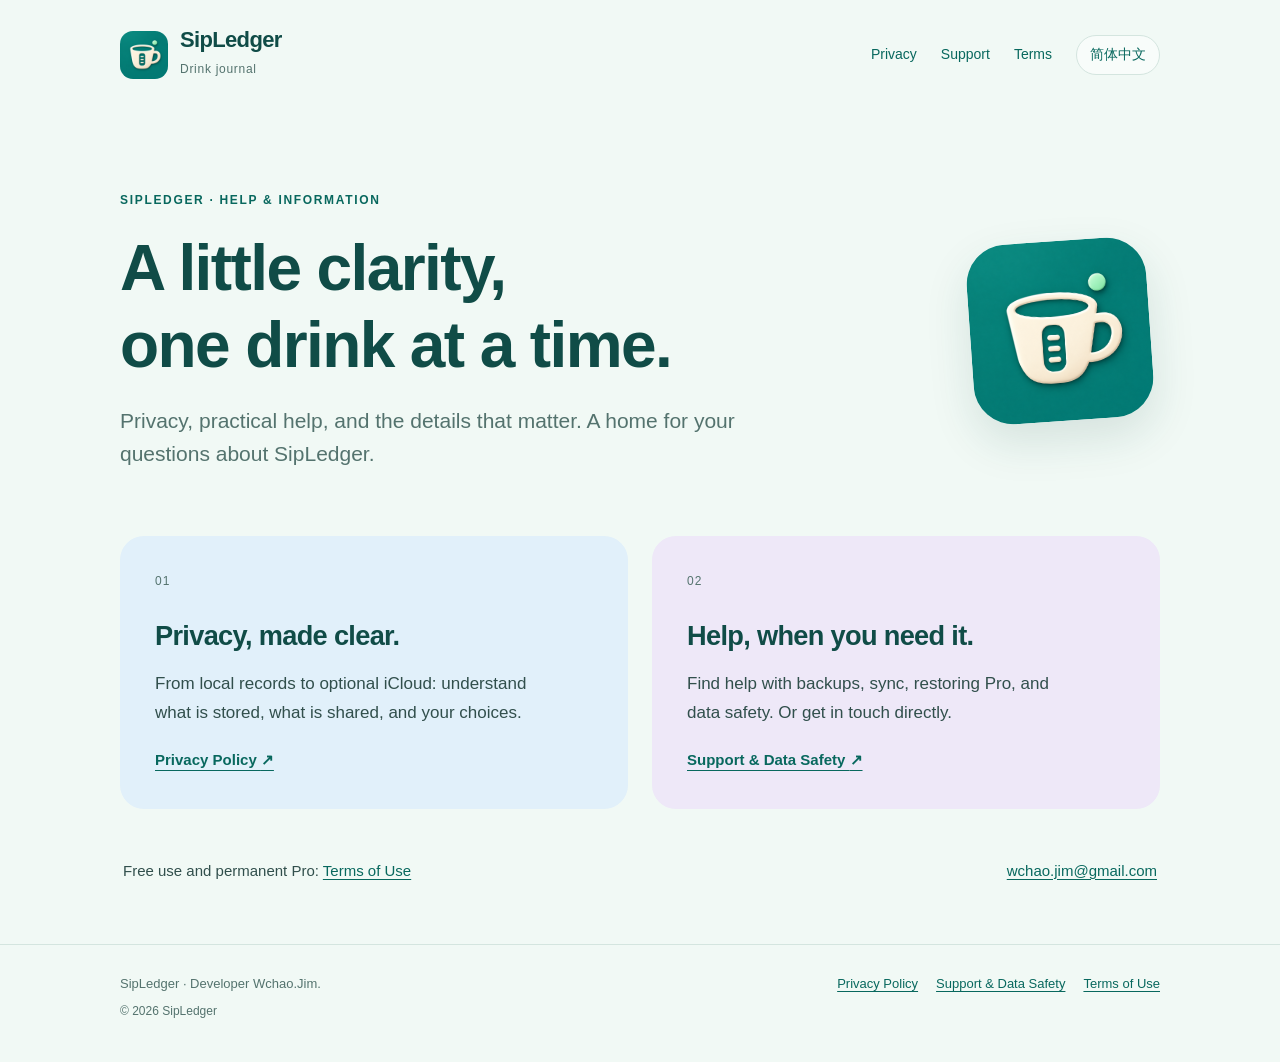
<file: index.html>
<!doctype html>
<html lang="en"><head><meta charset="utf-8"><meta name="viewport" content="width=device-width, initial-scale=1"><meta name="description" content="Privacy, practical help, and the details that matter. A home for your questions about SipLedger."><meta name="theme-color" content="#f1f9f5"><meta name="referrer" content="strict-origin-when-cross-origin"><meta http-equiv="Content-Security-Policy" content="default-src 'none'; img-src 'self'; style-src 'self'; base-uri 'none'; form-action 'none'"><title>SipLedger · Privacy & Support</title><link rel="icon" type="image/png" href="./assets/app-icon.png"><link rel="stylesheet" href="./assets/site.css"><link rel="alternate" hreflang="en" href="./"><link rel="alternate" hreflang="zh-Hans" href="./zh/"></head><body id="top"><a class="skip" href="#main">Skip to content</a><header class="site-header"><div class="wrap header-inner"><a class="brand" href="./" aria-label="SipLedger help home"><img src="./assets/app-icon.png" alt="" width="48" height="48"><span><span class="brand-name">SipLedger</span><span class="brand-caption">Drink journal</span></span></a><nav class="nav" aria-label="Main navigation"><a href="./privacy/">Privacy</a><a href="./support/">Support</a><a href="./terms/">Terms</a><a class="lang" href="./zh/" lang="zh-Hans" hreflang="zh-Hans">简体中文</a></nav></div></header><main id="main" class="wrap"><div class="home-hero"><div><p class="eyebrow">SipLedger · Help & information</p><h1>A little clarity,<br>one drink at a time.</h1><p class="lead">Privacy, practical help, and the details that matter. A home for your questions about SipLedger.</p></div><img class="hero-icon" src="./assets/app-icon.png" alt="" width="180" height="180"></div><div class="home-links"><a class="feature-link" href="./privacy/"><span class="number">01</span><h2>Privacy, made clear.</h2><p>From local records to optional iCloud: understand what is stored, what is shared, and your choices.</p><span class="go">Privacy Policy <span aria-hidden="true">↗</span></span></a><a class="feature-link" href="./support/"><span class="number">02</span><h2>Help, when you need it.</h2><p>Find help with backups, sync, restoring Pro, and data safety. Or get in touch directly.</p><span class="go">Support & Data Safety <span aria-hidden="true">↗</span></span></a></div><div class="home-bottom"><p>Free use and permanent Pro: <a href="./terms/">Terms of Use</a></p><p><a href="mailto:wchao.jim@gmail.com">wchao.jim@gmail.com</a></p></div></main><footer class="site-footer"><div class="wrap footer-inner"><div><p>SipLedger · Developer Wchao.Jim.</p><p class="copyright">© 2026 SipLedger</p></div><nav class="footer-links" aria-label="Footer navigation"><a href="./privacy/">Privacy Policy</a><a href="./support/">Support & Data Safety</a><a href="./terms/">Terms of Use</a></nav></div></footer></body></html>
</file>
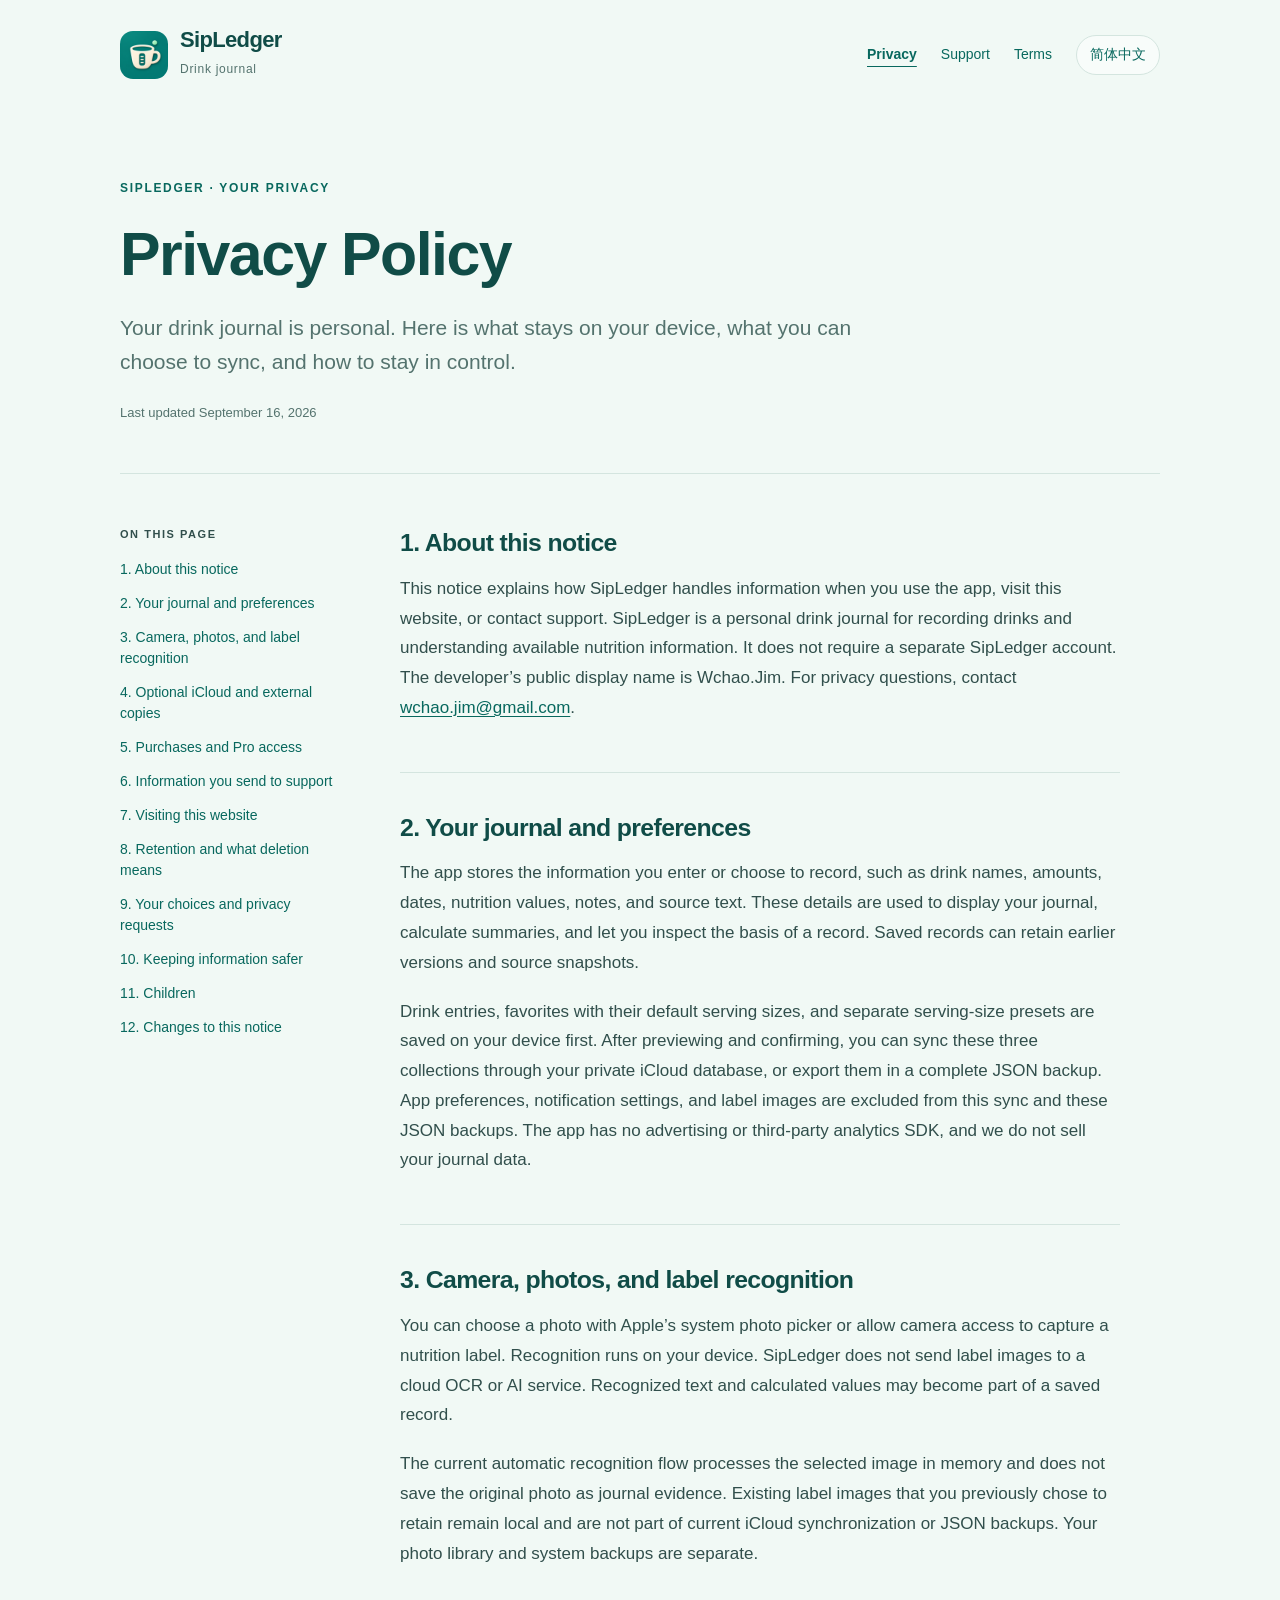
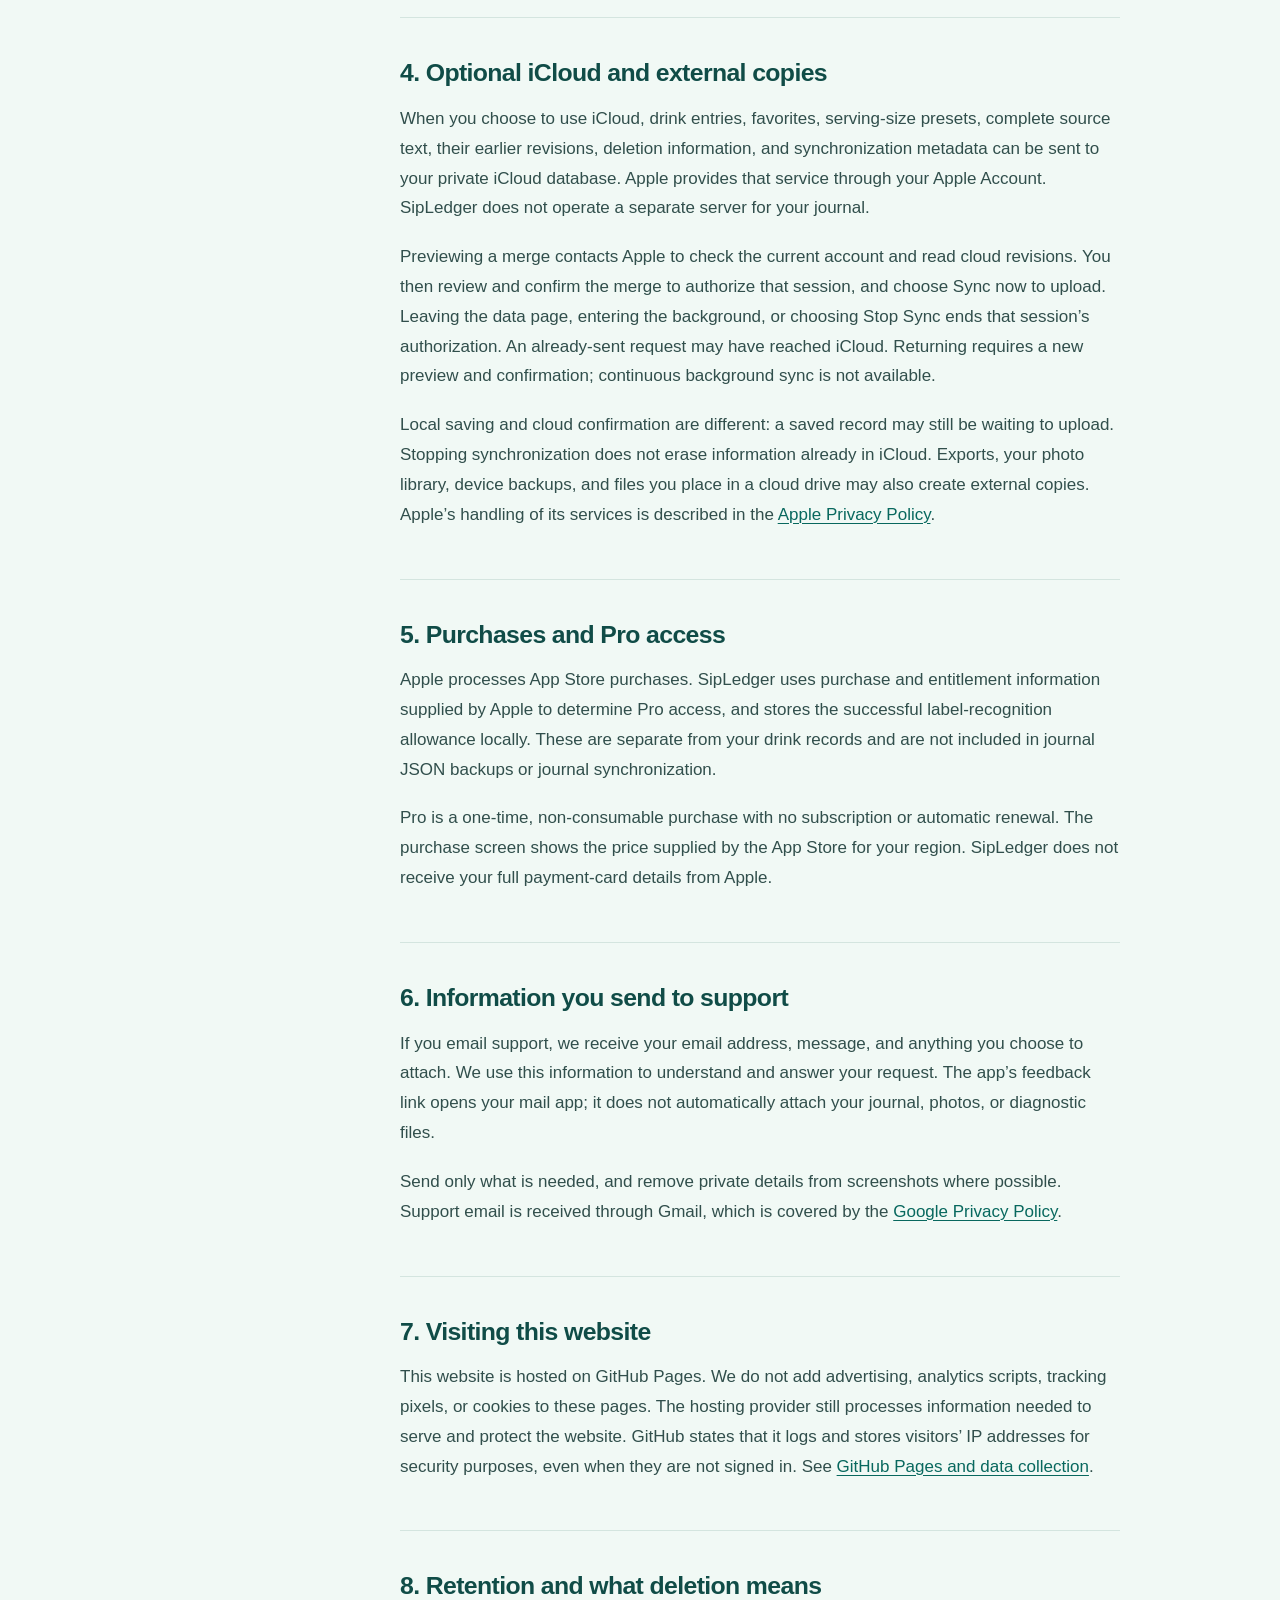
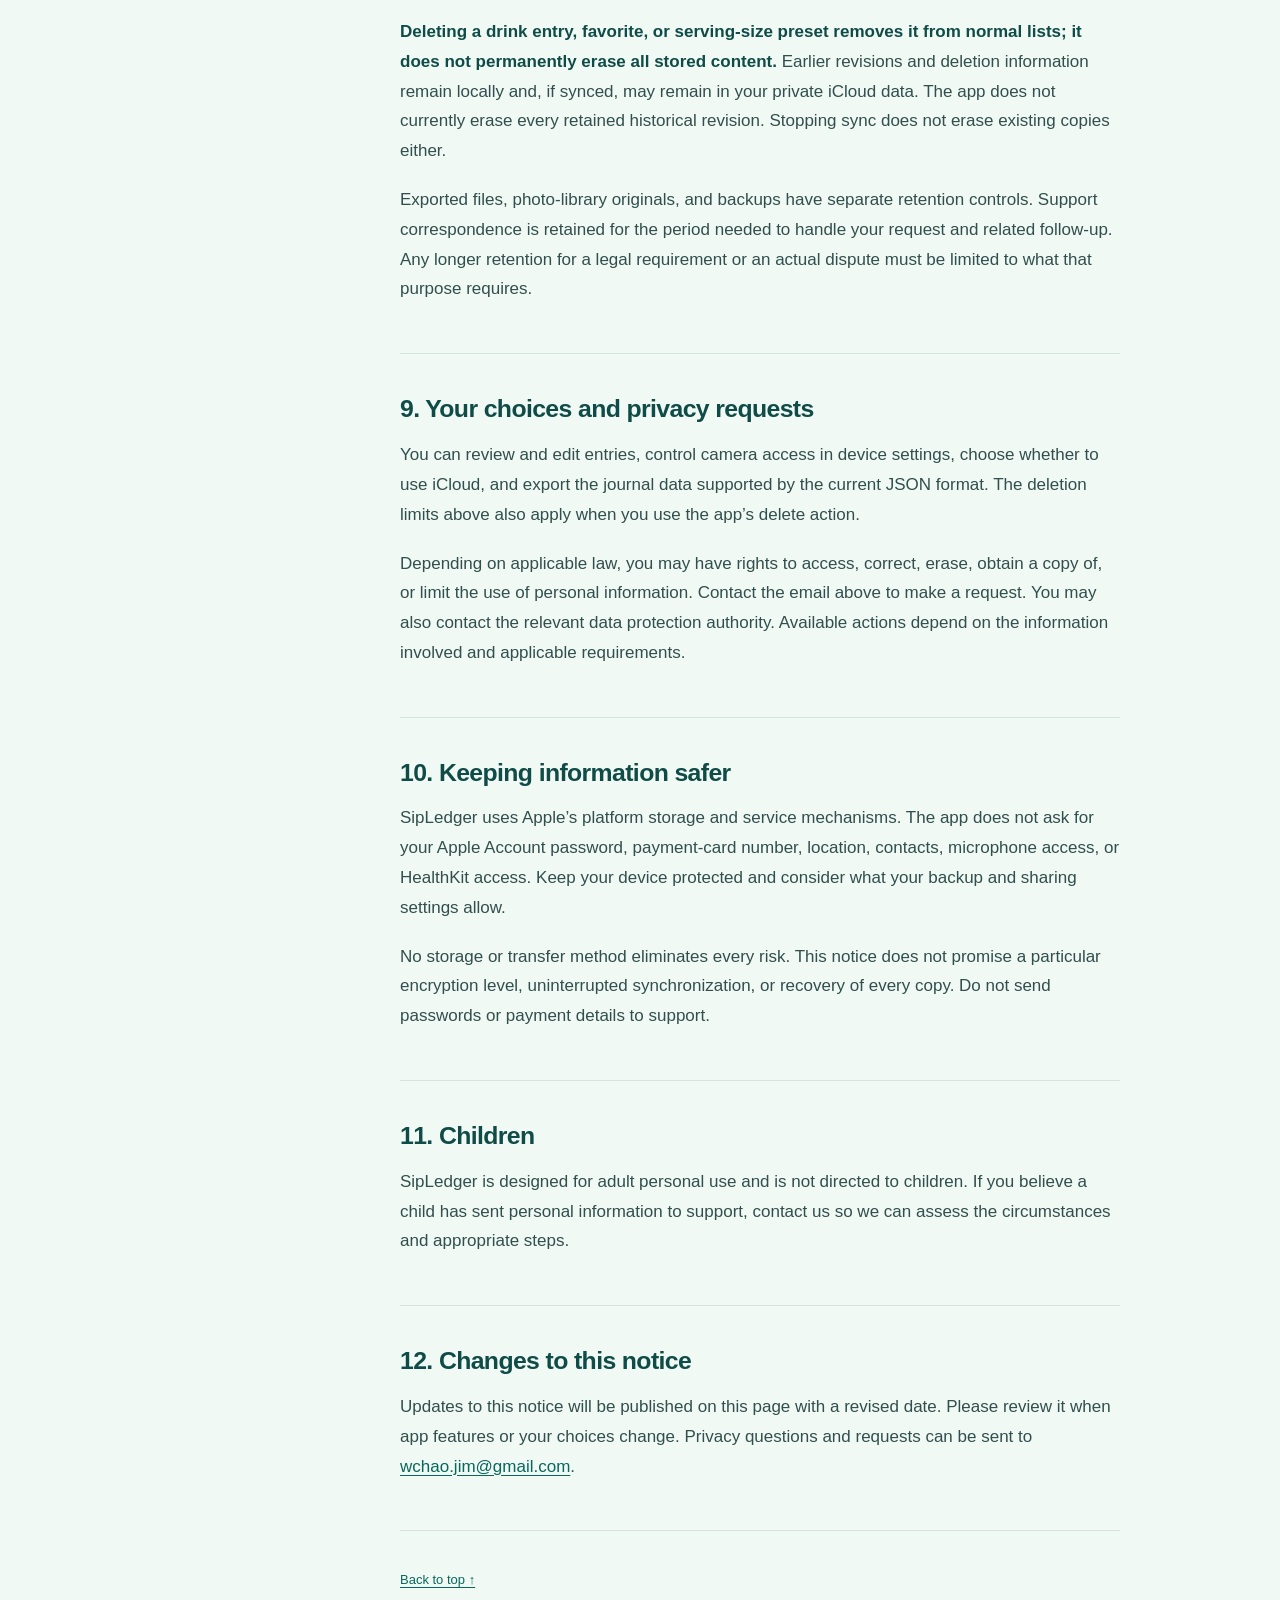
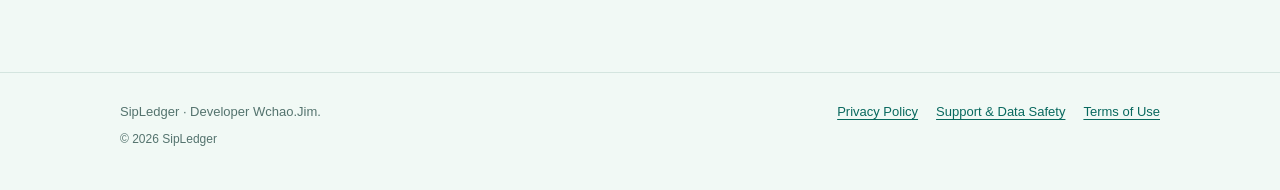
<file: privacy/index.html>
<!doctype html>
<html lang="en"><head><meta charset="utf-8"><meta name="viewport" content="width=device-width, initial-scale=1"><meta name="description" content="Your drink journal is personal. Here is what stays on your device, what you can choose to sync, and how to stay in control."><meta name="theme-color" content="#f1f9f5"><meta name="referrer" content="strict-origin-when-cross-origin"><meta http-equiv="Content-Security-Policy" content="default-src 'none'; img-src 'self'; style-src 'self'; base-uri 'none'; form-action 'none'"><title>Privacy Policy · SipLedger</title><link rel="icon" type="image/png" href="../assets/app-icon.png"><link rel="stylesheet" href="../assets/site.css"><link rel="alternate" hreflang="en" href="../privacy/"><link rel="alternate" hreflang="zh-Hans" href="../zh/privacy/"></head><body id="top"><a class="skip" href="#main">Skip to content</a><header class="site-header"><div class="wrap header-inner"><a class="brand" href="../" aria-label="SipLedger help home"><img src="../assets/app-icon.png" alt="" width="48" height="48"><span><span class="brand-name">SipLedger</span><span class="brand-caption">Drink journal</span></span></a><nav class="nav" aria-label="Main navigation"><a href="../privacy/" aria-current="page">Privacy</a><a href="../support/">Support</a><a href="../terms/">Terms</a><a class="lang" href="../zh/privacy/" lang="zh-Hans" hreflang="zh-Hans">简体中文</a></nav></div></header><main id="main" class="wrap"><header class="hero"><p class="eyebrow">SipLedger · Your privacy</p><h1>Privacy Policy</h1><p class="lead">Your drink journal is personal. Here is what stays on your device, what you can choose to sync, and how to stay in control.</p><p class="meta">Last updated September 16, 2026</p></header><div class="content-grid"><nav class="toc" aria-label="On this page"><p class="toc-label">On this page</p><ol><li><a href="#scope">1. About this notice</a></li><li><a href="#journal">2. Your journal and preferences</a></li><li><a href="#recognition">3. Camera, photos, and label recognition</a></li><li><a href="#icloud">4. Optional iCloud and external copies</a></li><li><a href="#purchases">5. Purchases and Pro access</a></li><li><a href="#support">6. Information you send to support</a></li><li><a href="#website">7. Visiting this website</a></li><li><a href="#retention">8. Retention and what deletion means</a></li><li><a href="#choices">9. Your choices and privacy requests</a></li><li><a href="#security">10. Keeping information safer</a></li><li><a href="#children">11. Children</a></li><li><a href="#changes">12. Changes to this notice</a></li></ol></nav><article class="article"><section><h2 id="scope">1. About this notice</h2>
<p>This notice explains how SipLedger handles information when you use the app, visit this website, or contact support. SipLedger is a personal drink journal for recording drinks and understanding available nutrition information. It does not require a separate SipLedger account. The developer’s public display name is Wchao.Jim. For privacy questions, contact <a href="mailto:wchao.jim@gmail.com">wchao.jim@gmail.com</a>.</p>

</section><section><h2 id="journal">2. Your journal and preferences</h2>
<p>The app stores the information you enter or choose to record, such as drink names, amounts, dates, nutrition values, notes, and source text. These details are used to display your journal, calculate summaries, and let you inspect the basis of a record. Saved records can retain earlier versions and source snapshots.</p>
<p>Drink entries, favorites with their default serving sizes, and separate serving-size presets are saved on your device first. After previewing and confirming, you can sync these three collections through your private iCloud database, or export them in a complete JSON backup. App preferences, notification settings, and label images are excluded from this sync and these JSON backups. The app has no advertising or third-party analytics SDK, and we do not sell your journal data.</p>

</section><section><h2 id="recognition">3. Camera, photos, and label recognition</h2>
<p>You can choose a photo with Apple’s system photo picker or allow camera access to capture a nutrition label. Recognition runs on your device. SipLedger does not send label images to a cloud OCR or AI service. Recognized text and calculated values may become part of a saved record.</p>
<p>The current automatic recognition flow processes the selected image in memory and does not save the original photo as journal evidence. Existing label images that you previously chose to retain remain local and are not part of current iCloud synchronization or JSON backups. Your photo library and system backups are separate.</p>

</section><section><h2 id="icloud">4. Optional iCloud and external copies</h2>
<p>When you choose to use iCloud, drink entries, favorites, serving-size presets, complete source text, their earlier revisions, deletion information, and synchronization metadata can be sent to your private iCloud database. Apple provides that service through your Apple Account. SipLedger does not operate a separate server for your journal.</p>
<p>Previewing a merge contacts Apple to check the current account and read cloud revisions. You then review and confirm the merge to authorize that session, and choose Sync now to upload. Leaving the data page, entering the background, or choosing Stop Sync ends that session’s authorization. An already-sent request may have reached iCloud. Returning requires a new preview and confirmation; continuous background sync is not available.</p>
<p>Local saving and cloud confirmation are different: a saved record may still be waiting to upload. Stopping synchronization does not erase information already in iCloud. Exports, your photo library, device backups, and files you place in a cloud drive may also create external copies. Apple’s handling of its services is described in the <a href="https://www.apple.com/legal/privacy/">Apple Privacy Policy</a>.</p>

</section><section><h2 id="purchases">5. Purchases and Pro access</h2>
<p>Apple processes App Store purchases. SipLedger uses purchase and entitlement information supplied by Apple to determine Pro access, and stores the successful label-recognition allowance locally. These are separate from your drink records and are not included in journal JSON backups or journal synchronization.</p>
<p>Pro is a one-time, non-consumable purchase with no subscription or automatic renewal. The purchase screen shows the price supplied by the App Store for your region. SipLedger does not receive your full payment-card details from Apple.</p>

</section><section><h2 id="support">6. Information you send to support</h2>
<p>If you email support, we receive your email address, message, and anything you choose to attach. We use this information to understand and answer your request. The app’s feedback link opens your mail app; it does not automatically attach your journal, photos, or diagnostic files.</p>
<p>Send only what is needed, and remove private details from screenshots where possible. Support email is received through Gmail, which is covered by the <a href="https://policies.google.com/privacy">Google Privacy Policy</a>.</p>

</section><section><h2 id="website">7. Visiting this website</h2>
<p>This website is hosted on GitHub Pages. We do not add advertising, analytics scripts, tracking pixels, or cookies to these pages. The hosting provider still processes information needed to serve and protect the website. GitHub states that it logs and stores visitors’ IP addresses for security purposes, even when they are not signed in. See <a href="https://docs.github.com/en/pages/getting-started-with-github-pages/about-github-pages">GitHub Pages and data collection</a>.</p>

</section><section><h2 id="retention">8. Retention and what deletion means</h2>
<p><strong>Deleting a drink entry, favorite, or serving-size preset removes it from normal lists; it does not permanently erase all stored content.</strong> Earlier revisions and deletion information remain locally and, if synced, may remain in your private iCloud data. The app does not currently erase every retained historical revision. Stopping sync does not erase existing copies either.</p>
<p>Exported files, photo-library originals, and backups have separate retention controls. Support correspondence is retained for the period needed to handle your request and related follow-up. Any longer retention for a legal requirement or an actual dispute must be limited to what that purpose requires.</p>

</section><section><h2 id="choices">9. Your choices and privacy requests</h2>
<p>You can review and edit entries, control camera access in device settings, choose whether to use iCloud, and export the journal data supported by the current JSON format. The deletion limits above also apply when you use the app’s delete action.</p>
<p>Depending on applicable law, you may have rights to access, correct, erase, obtain a copy of, or limit the use of personal information. Contact the email above to make a request. You may also contact the relevant data protection authority. Available actions depend on the information involved and applicable requirements.</p>

</section><section><h2 id="security">10. Keeping information safer</h2>
<p>SipLedger uses Apple’s platform storage and service mechanisms. The app does not ask for your Apple Account password, payment-card number, location, contacts, microphone access, or HealthKit access. Keep your device protected and consider what your backup and sharing settings allow.</p>
<p>No storage or transfer method eliminates every risk. This notice does not promise a particular encryption level, uninterrupted synchronization, or recovery of every copy. Do not send passwords or payment details to support.</p>

</section><section><h2 id="children">11. Children</h2>
<p>SipLedger is designed for adult personal use and is not directed to children. If you believe a child has sent personal information to support, contact us so we can assess the circumstances and appropriate steps.</p>

</section><section><h2 id="changes">12. Changes to this notice</h2>
<p>Updates to this notice will be published on this page with a revised date. Please review it when app features or your choices change. Privacy questions and requests can be sent to <a href="mailto:wchao.jim@gmail.com">wchao.jim@gmail.com</a>.</p>
</section><a class="back-top" href="#top">Back to top ↑</a></article></div></main><footer class="site-footer"><div class="wrap footer-inner"><div><p>SipLedger · Developer Wchao.Jim.</p><p class="copyright">© 2026 SipLedger</p></div><nav class="footer-links" aria-label="Footer navigation"><a href="../privacy/">Privacy Policy</a><a href="../support/">Support & Data Safety</a><a href="../terms/">Terms of Use</a></nav></div></footer></body></html>
</file>
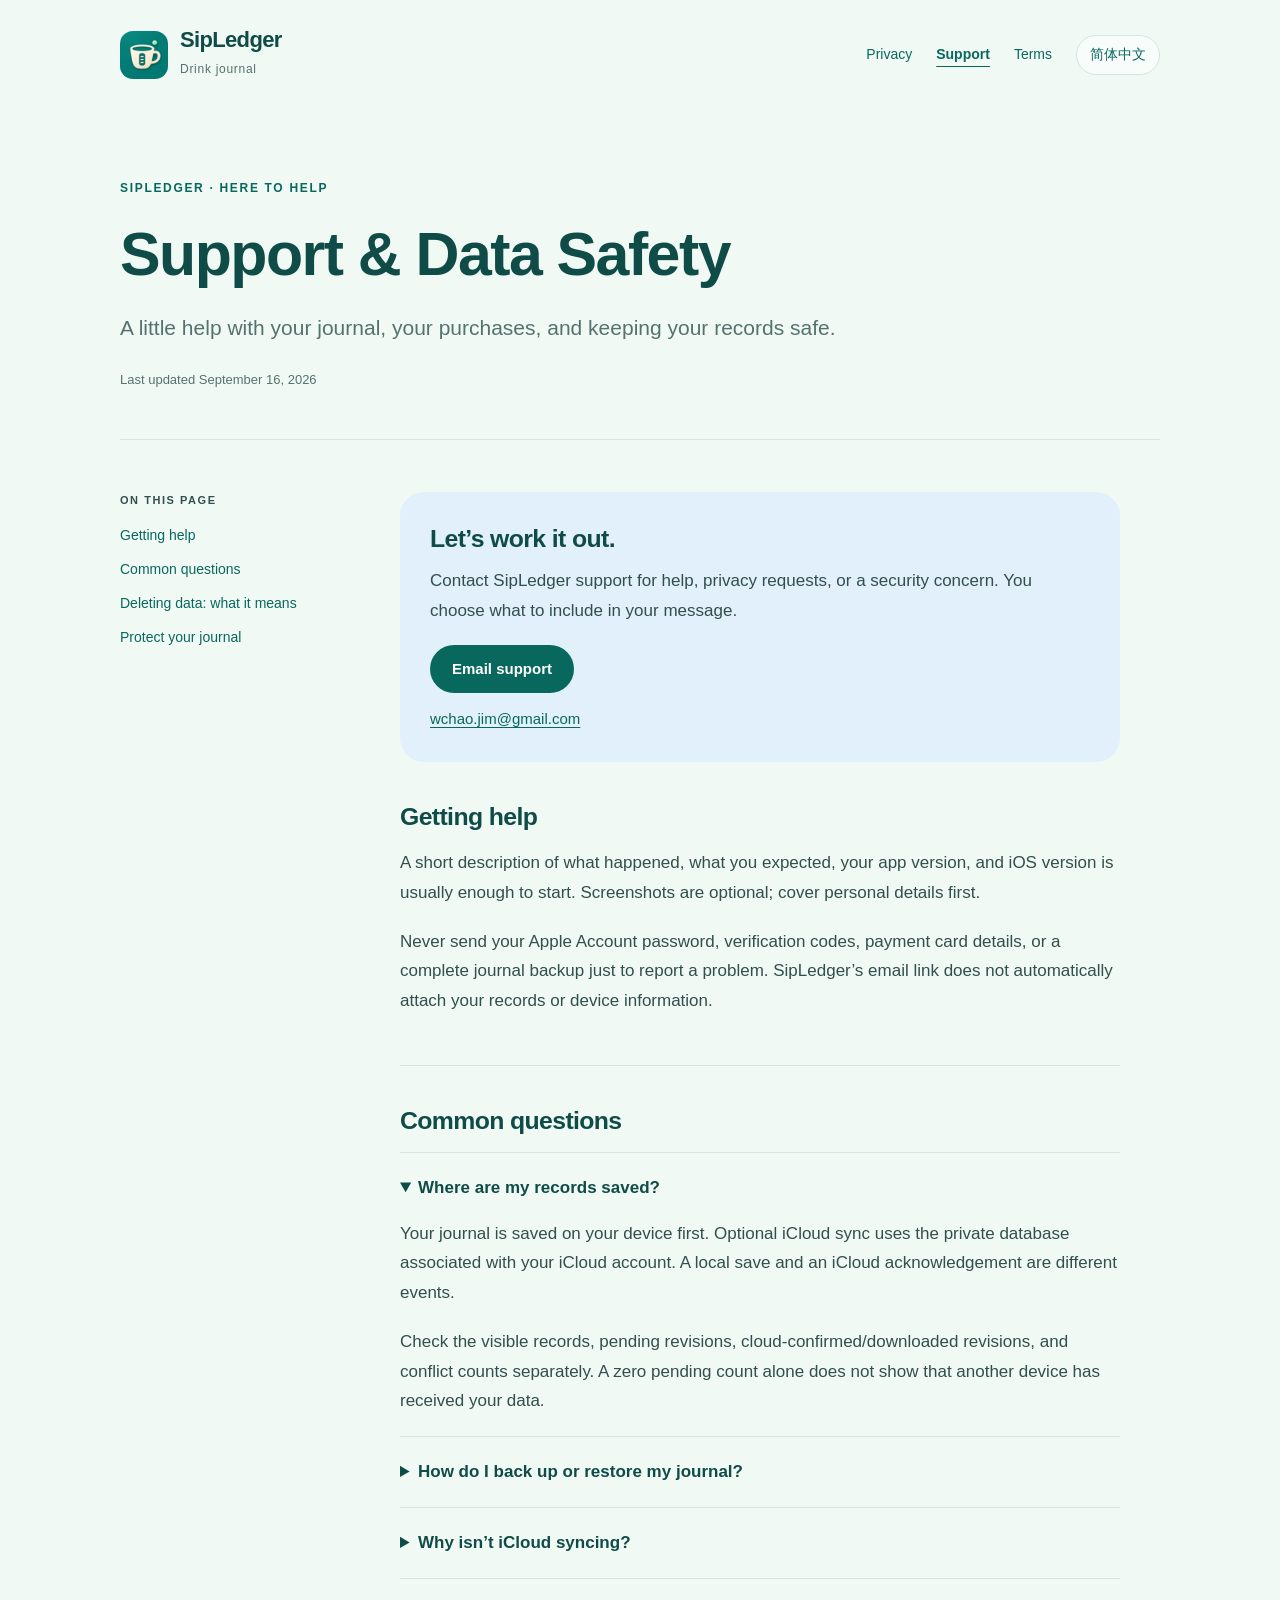
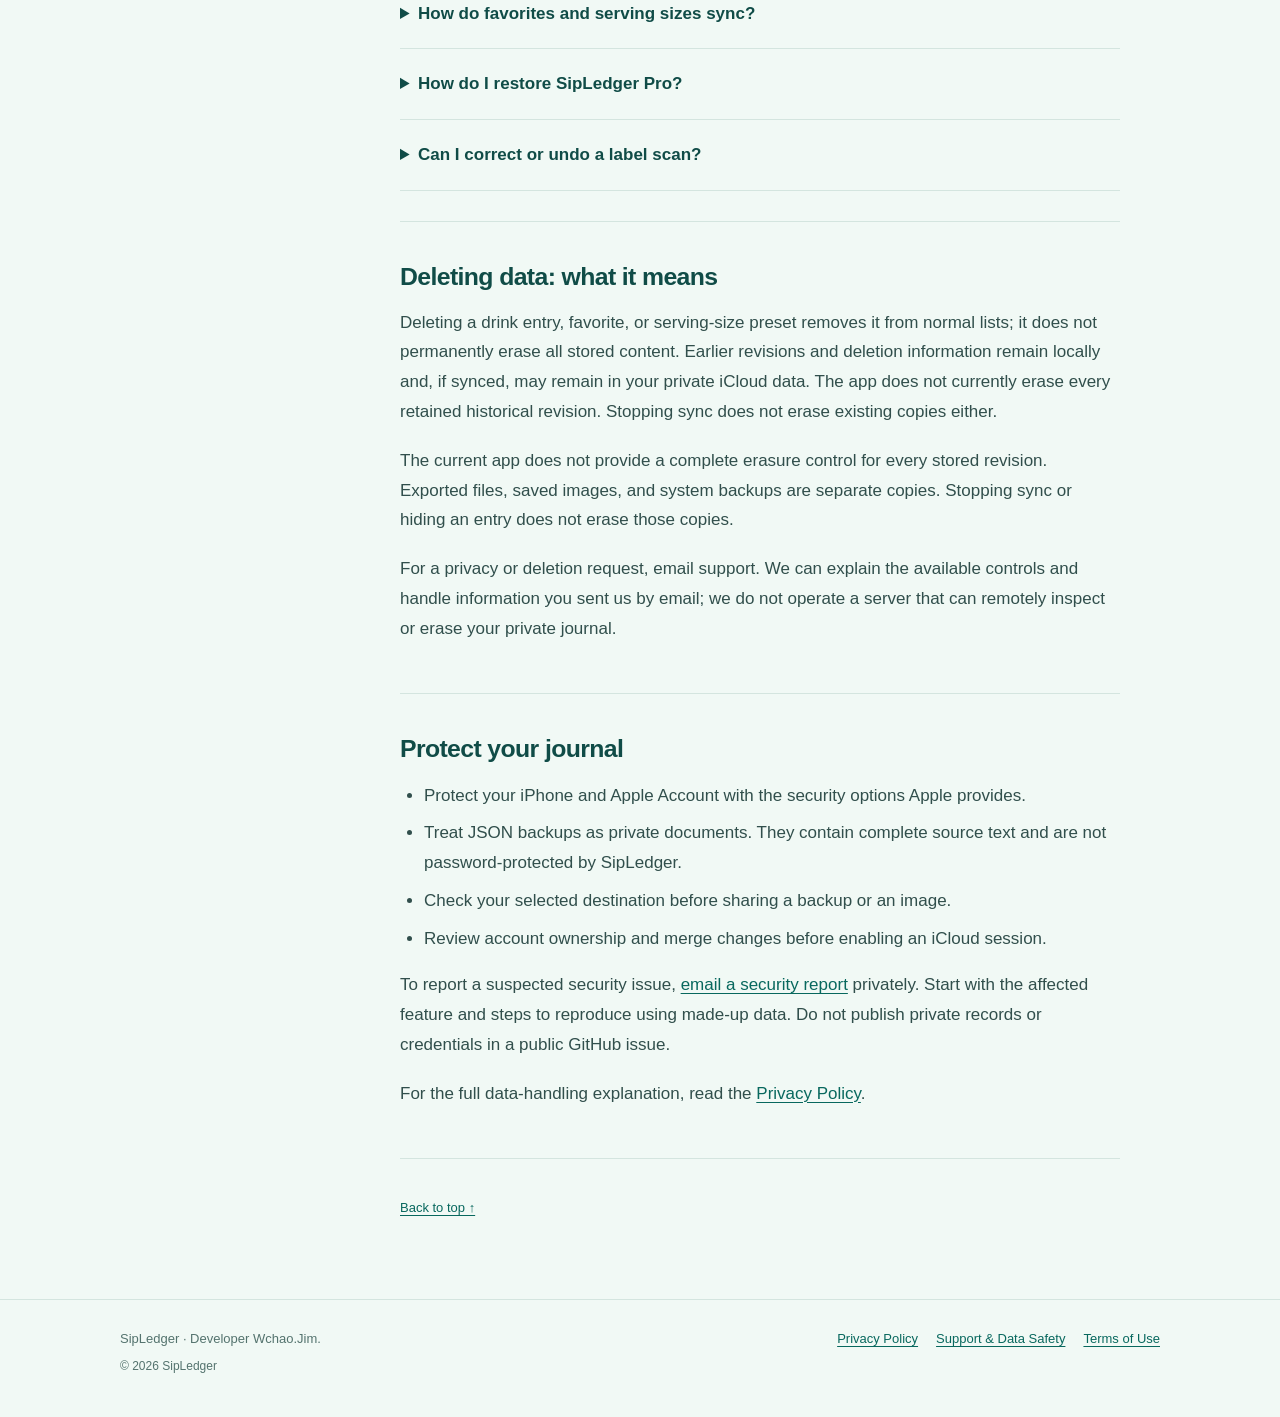
<file: support/index.html>
<!doctype html>
<html lang="en"><head><meta charset="utf-8"><meta name="viewport" content="width=device-width, initial-scale=1"><meta name="description" content="A little help with your journal, your purchases, and keeping your records safe."><meta name="theme-color" content="#f1f9f5"><meta name="referrer" content="strict-origin-when-cross-origin"><meta http-equiv="Content-Security-Policy" content="default-src 'none'; img-src 'self'; style-src 'self'; base-uri 'none'; form-action 'none'"><title>Support &amp; Data Safety · SipLedger</title><link rel="icon" type="image/png" href="../assets/app-icon.png"><link rel="stylesheet" href="../assets/site.css"><link rel="alternate" hreflang="en" href="../support/"><link rel="alternate" hreflang="zh-Hans" href="../zh/support/"></head><body id="top"><a class="skip" href="#main">Skip to content</a><header class="site-header"><div class="wrap header-inner"><a class="brand" href="../" aria-label="SipLedger help home"><img src="../assets/app-icon.png" alt="" width="48" height="48"><span><span class="brand-name">SipLedger</span><span class="brand-caption">Drink journal</span></span></a><nav class="nav" aria-label="Main navigation"><a href="../privacy/">Privacy</a><a href="../support/" aria-current="page">Support</a><a href="../terms/">Terms</a><a class="lang" href="../zh/support/" lang="zh-Hans" hreflang="zh-Hans">简体中文</a></nav></div></header><main id="main" class="wrap"><header class="hero"><p class="eyebrow">SipLedger · Here to help</p><h1>Support &amp; Data Safety</h1><p class="lead">A little help with your journal, your purchases, and keeping your records safe.</p><p class="meta">Last updated September 16, 2026</p></header><div class="content-grid"><nav class="toc" aria-label="On this page"><p class="toc-label">On this page</p><ol><li><a href="#getting-help">Getting help</a></li><li><a href="#common-questions">Common questions</a></li><li><a href="#deleting-data">Deleting data: what it means</a></li><li><a href="#security">Protect your journal</a></li></ol></nav><article class="article">
<div class="contact-box"><h2>Let’s work it out.</h2><p>Contact SipLedger support for help, privacy requests, or a security concern. You choose what to include in your message.</p><a class="button" href="mailto:wchao.jim@gmail.com?subject=SipLedger%20Support">Email support</a><a class="email" href="mailto:wchao.jim@gmail.com">wchao.jim@gmail.com</a></div>
<section id="getting-help"><h2>Getting help</h2><p>A short description of what happened, what you expected, your app version, and iOS version is usually enough to start. Screenshots are optional; cover personal details first.</p><p>Never send your Apple Account password, verification codes, payment card details, or a complete journal backup just to report a problem. SipLedger’s email link does not automatically attach your records or device information.</p></section>
<section id="common-questions"><h2>Common questions</h2><div class="faq">
<details open><summary>Where are my records saved?</summary><p>Your journal is saved on your device first. Optional iCloud sync uses the private database associated with your iCloud account. A local save and an iCloud acknowledgement are different events.</p><p>Check the visible records, pending revisions, cloud-confirmed/downloaded revisions, and conflict counts separately. A zero pending count alone does not show that another device has received your data.</p></details>
<details><summary>How do I back up or restore my journal?</summary><p>Open <strong>Settings → iCloud Sync &amp; Backup</strong>, then use <strong>Export Local JSON Backup</strong>. Save the file somewhere you can access later.</p><p>To import, choose <strong>Choose JSON and preview import</strong>, review the proposed changes and account ownership, then confirm only if they are what you intend. You can cancel at the preview step.</p><p>Complete JSON backups include drink entries, favorites, separate serving-size presets, complete source text, and deletion markers for each collection. They exclude label images, purchase status, account binding, sync permission, and cloud acknowledgements. Older entry-only JSON files remain supported. The preview identifies favorites and presets as not included, and importing such a file does not remove those existing collections. An import with conflicts is not written; review the conflicts first.</p></details>
<details><summary>Why isn’t iCloud syncing?</summary><p>On the Data &amp; sync page, preview the current iCloud merge, review it, and confirm to enable that session. Then use <strong>Sync now</strong>. Leaving the page or putting the app in the background stops that session’s permission.</p><p>If an operation fails, preserve your data and check your network, iCloud sign-in, and available storage. Read the error before retrying. If the account or data changed, make a new preview. Contact support if the error persists.</p><p>Stopping sync does not delete data already in iCloud. Do not uninstall the app or clear data to troubleshoot a sync error.</p></details>
<details><summary>How do favorites and serving sizes sync?</summary><p>Favorites with their default serving sizes, separate serving-size presets, and drink entries share one iCloud merge preview and confirmation. Both devices need the same iCloud account and an app version that supports all three collections, and each device must sync. Check pending revisions, acknowledgements, and conflicts for each collection. A zero pending count on one device does not prove another device has received the data. Editing a favorite or selecting a serving-size preset does not by itself rewrite earlier drink entries.</p></details>
<details><summary>How do I restore SipLedger Pro?</summary><p>Open <strong>SipLedger Pro</strong> from Settings and choose <strong>Restore Purchases</strong>. Use the Apple Account that originally purchased Pro and allow the App Store check to complete.</p><p>Pro is a single lifetime purchase, with no subscription or automatic renewal. If you still see the free plan after restoring, contact support with the result shown on screen. Do not send account credentials.</p><p>The purchase price and currency follow your App Store storefront. Choosing English or Chinese in the app does not choose a currency. For refunds, see <a href="https://support.apple.com/en-us/118223">Apple’s refund instructions</a>.</p></details>
<details><summary>Can I correct or undo a label scan?</summary><p>Compare the recognized numbers and units with the package. With a valid consumed amount and a calculable label result, a scan can create an entry automatically. Changes within that capture session update the same drink; use the session’s undo action if needed.</p><p>A missing sugar value means unknown, not zero. Compare results with the original label. You can edit the consumed amount in a saved entry, but the original automatically recognized nutrition values cannot currently be edited there. Undo an incorrect result during the capture session, or delete the incorrect entry and create a new manual entry.</p></details>
</div></section>
<section id="deleting-data"><h2>Deleting data: what it means</h2><p>Deleting a drink entry, favorite, or serving-size preset removes it from normal lists; it does not permanently erase all stored content. Earlier revisions and deletion information remain locally and, if synced, may remain in your private iCloud data. The app does not currently erase every retained historical revision. Stopping sync does not erase existing copies either.</p><p>The current app does not provide a complete erasure control for every stored revision. Exported files, saved images, and system backups are separate copies. Stopping sync or hiding an entry does not erase those copies.</p><p>For a privacy or deletion request, email support. We can explain the available controls and handle information you sent us by email; we do not operate a server that can remotely inspect or erase your private journal.</p></section>
<section id="security"><h2>Protect your journal</h2><ul><li>Protect your iPhone and Apple Account with the security options Apple provides.</li><li>Treat JSON backups as private documents. They contain complete source text and are not password-protected by SipLedger.</li><li>Check your selected destination before sharing a backup or an image.</li><li>Review account ownership and merge changes before enabling an iCloud session.</li></ul><p>To report a suspected security issue, <a href="mailto:wchao.jim@gmail.com?subject=SipLedger%20Security%20Report">email a security report</a> privately. Start with the affected feature and steps to reproduce using made-up data. Do not publish private records or credentials in a public GitHub issue.</p><p>For the full data-handling explanation, read the <a href="../privacy/">Privacy Policy</a>.</p></section>
<a class="back-top" href="#top">Back to top ↑</a></article></div></main><footer class="site-footer"><div class="wrap footer-inner"><div><p>SipLedger · Developer Wchao.Jim.</p><p class="copyright">© 2026 SipLedger</p></div><nav class="footer-links" aria-label="Footer navigation"><a href="../privacy/">Privacy Policy</a><a href="../support/">Support & Data Safety</a><a href="../terms/">Terms of Use</a></nav></div></footer></body></html>
</file>
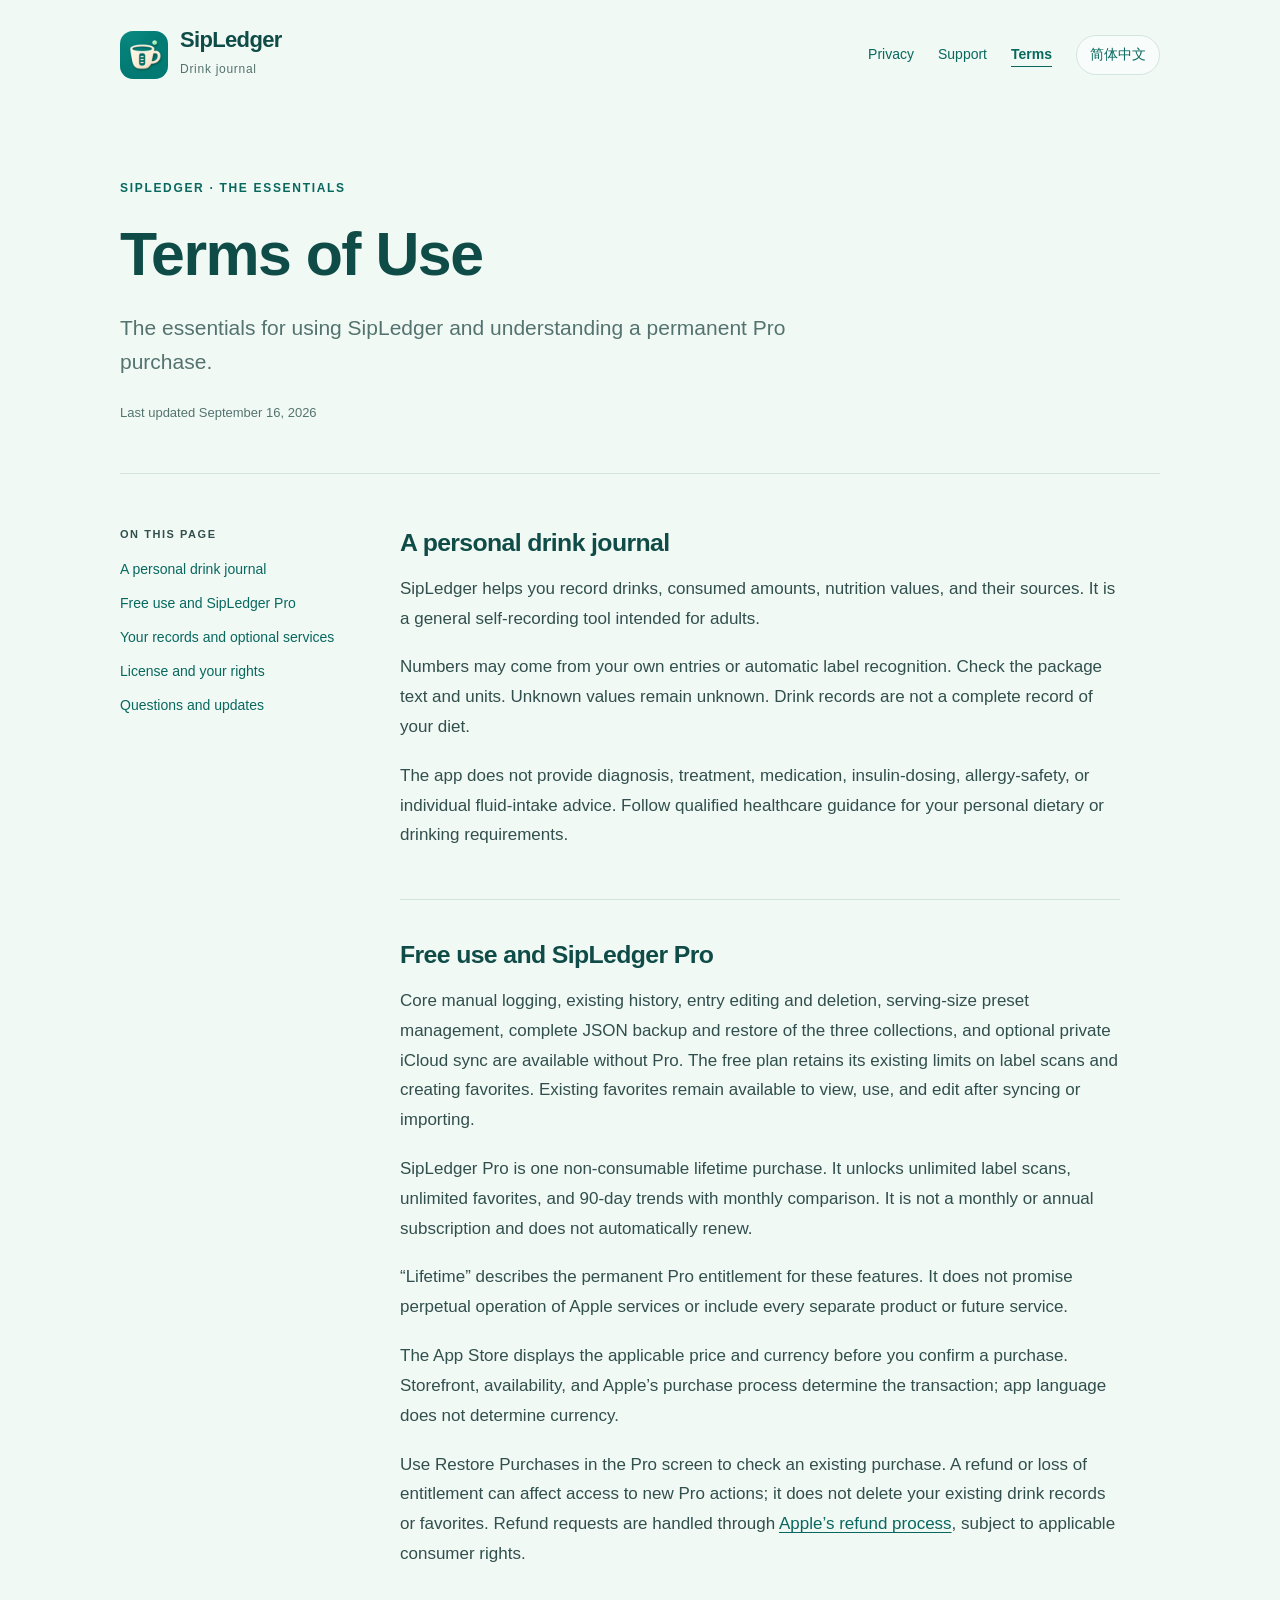
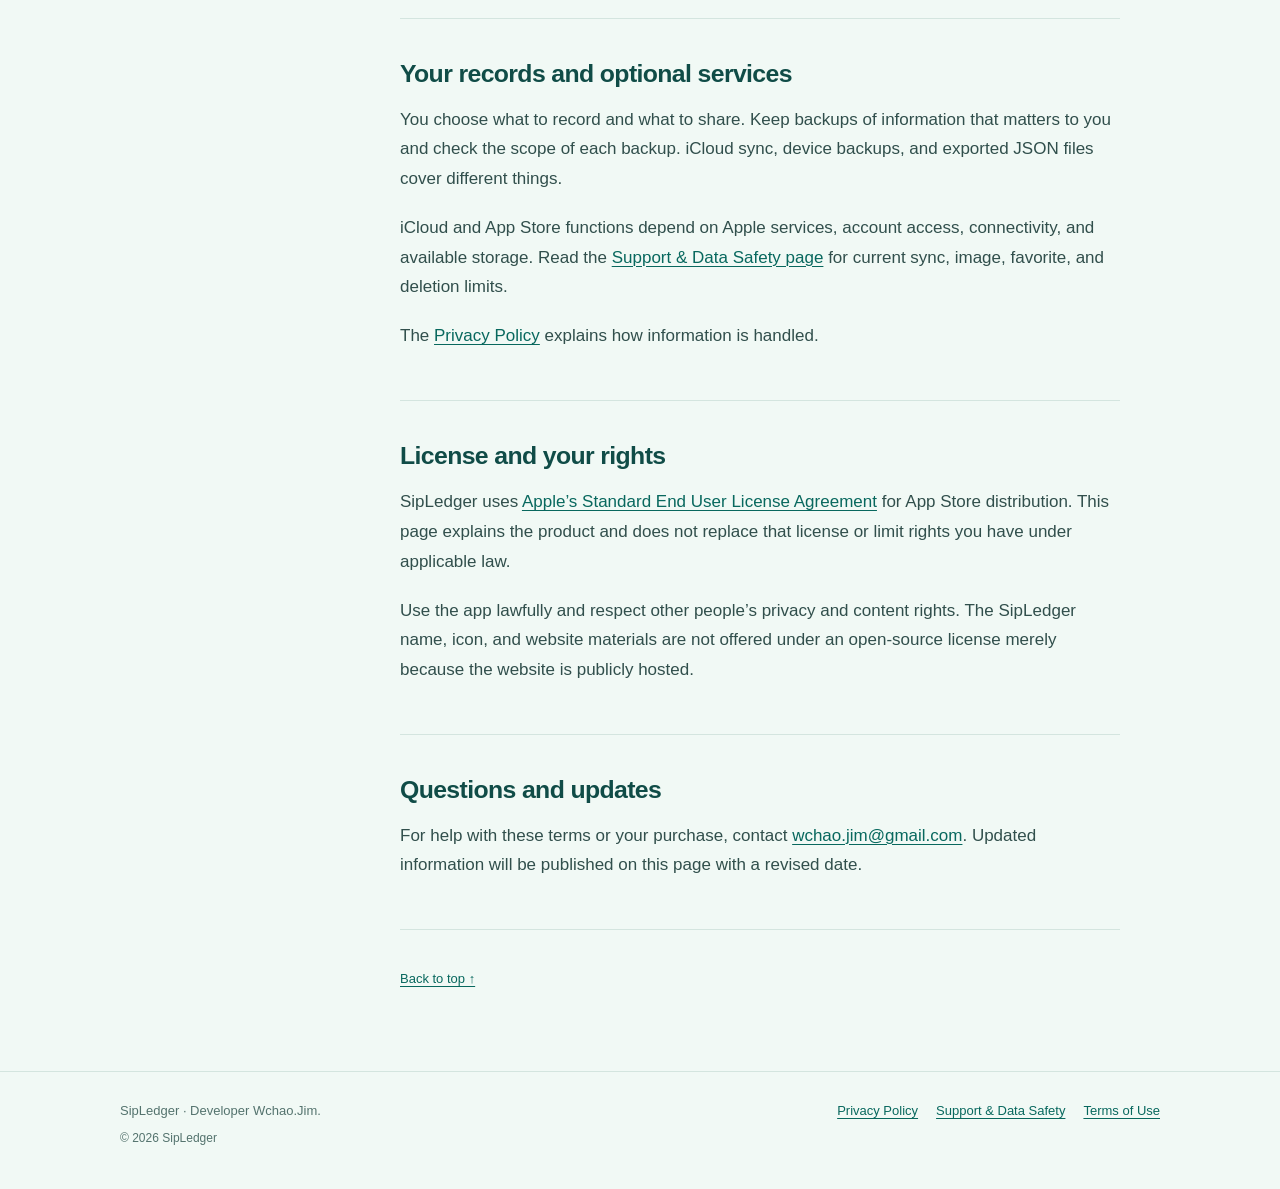
<file: terms/index.html>
<!doctype html>
<html lang="en"><head><meta charset="utf-8"><meta name="viewport" content="width=device-width, initial-scale=1"><meta name="description" content="The essentials for using SipLedger and understanding a permanent Pro purchase."><meta name="theme-color" content="#f1f9f5"><meta name="referrer" content="strict-origin-when-cross-origin"><meta http-equiv="Content-Security-Policy" content="default-src 'none'; img-src 'self'; style-src 'self'; base-uri 'none'; form-action 'none'"><title>Terms of Use · SipLedger</title><link rel="icon" type="image/png" href="../assets/app-icon.png"><link rel="stylesheet" href="../assets/site.css"><link rel="alternate" hreflang="en" href="../terms/"><link rel="alternate" hreflang="zh-Hans" href="../zh/terms/"></head><body id="top"><a class="skip" href="#main">Skip to content</a><header class="site-header"><div class="wrap header-inner"><a class="brand" href="../" aria-label="SipLedger help home"><img src="../assets/app-icon.png" alt="" width="48" height="48"><span><span class="brand-name">SipLedger</span><span class="brand-caption">Drink journal</span></span></a><nav class="nav" aria-label="Main navigation"><a href="../privacy/">Privacy</a><a href="../support/">Support</a><a href="../terms/" aria-current="page">Terms</a><a class="lang" href="../zh/terms/" lang="zh-Hans" hreflang="zh-Hans">简体中文</a></nav></div></header><main id="main" class="wrap"><header class="hero"><p class="eyebrow">SipLedger · The essentials</p><h1>Terms of Use</h1><p class="lead">The essentials for using SipLedger and understanding a permanent Pro purchase.</p><p class="meta">Last updated September 16, 2026</p></header><div class="content-grid"><nav class="toc" aria-label="On this page"><p class="toc-label">On this page</p><ol><li><a href="#purpose">A personal drink journal</a></li><li><a href="#free-and-pro">Free use and SipLedger Pro</a></li><li><a href="#data-and-services">Your records and optional services</a></li><li><a href="#license">License and your rights</a></li><li><a href="#contact">Questions and updates</a></li></ol></nav><article class="article">
<section id="purpose"><h2>A personal drink journal</h2><p>SipLedger helps you record drinks, consumed amounts, nutrition values, and their sources. It is a general self-recording tool intended for adults.</p><p>Numbers may come from your own entries or automatic label recognition. Check the package text and units. Unknown values remain unknown. Drink records are not a complete record of your diet.</p><p>The app does not provide diagnosis, treatment, medication, insulin-dosing, allergy-safety, or individual fluid-intake advice. Follow qualified healthcare guidance for your personal dietary or drinking requirements.</p></section>
<section id="free-and-pro"><h2>Free use and SipLedger Pro</h2><p>Core manual logging, existing history, entry editing and deletion, serving-size preset management, complete JSON backup and restore of the three collections, and optional private iCloud sync are available without Pro. The free plan retains its existing limits on label scans and creating favorites. Existing favorites remain available to view, use, and edit after syncing or importing.</p><p>SipLedger Pro is one non-consumable lifetime purchase. It unlocks unlimited label scans, unlimited favorites, and 90-day trends with monthly comparison. It is not a monthly or annual subscription and does not automatically renew.</p><p>“Lifetime” describes the permanent Pro entitlement for these features. It does not promise perpetual operation of Apple services or include every separate product or future service.</p><p>The App Store displays the applicable price and currency before you confirm a purchase. Storefront, availability, and Apple’s purchase process determine the transaction; app language does not determine currency.</p><p>Use Restore Purchases in the Pro screen to check an existing purchase. A refund or loss of entitlement can affect access to new Pro actions; it does not delete your existing drink records or favorites. Refund requests are handled through <a href="https://support.apple.com/en-us/118223">Apple’s refund process</a>, subject to applicable consumer rights.</p></section>
<section id="data-and-services"><h2>Your records and optional services</h2><p>You choose what to record and what to share. Keep backups of information that matters to you and check the scope of each backup. iCloud sync, device backups, and exported JSON files cover different things.</p><p>iCloud and App Store functions depend on Apple services, account access, connectivity, and available storage. Read the <a href="../support/">Support &amp; Data Safety page</a> for current sync, image, favorite, and deletion limits.</p><p>The <a href="../privacy/">Privacy Policy</a> explains how information is handled.</p></section>
<section id="license"><h2>License and your rights</h2><p>SipLedger uses <a href="https://www.apple.com/legal/internet-services/itunes/dev/stdeula/">Apple’s Standard End User License Agreement</a> for App Store distribution. This page explains the product and does not replace that license or limit rights you have under applicable law.</p><p>Use the app lawfully and respect other people’s privacy and content rights. The SipLedger name, icon, and website materials are not offered under an open-source license merely because the website is publicly hosted.</p></section>
<section id="contact"><h2>Questions and updates</h2><p>For help with these terms or your purchase, contact <a href="mailto:wchao.jim@gmail.com">wchao.jim@gmail.com</a>. Updated information will be published on this page with a revised date.</p></section>
<a class="back-top" href="#top">Back to top ↑</a></article></div></main><footer class="site-footer"><div class="wrap footer-inner"><div><p>SipLedger · Developer Wchao.Jim.</p><p class="copyright">© 2026 SipLedger</p></div><nav class="footer-links" aria-label="Footer navigation"><a href="../privacy/">Privacy Policy</a><a href="../support/">Support & Data Safety</a><a href="../terms/">Terms of Use</a></nav></div></footer></body></html>
</file>
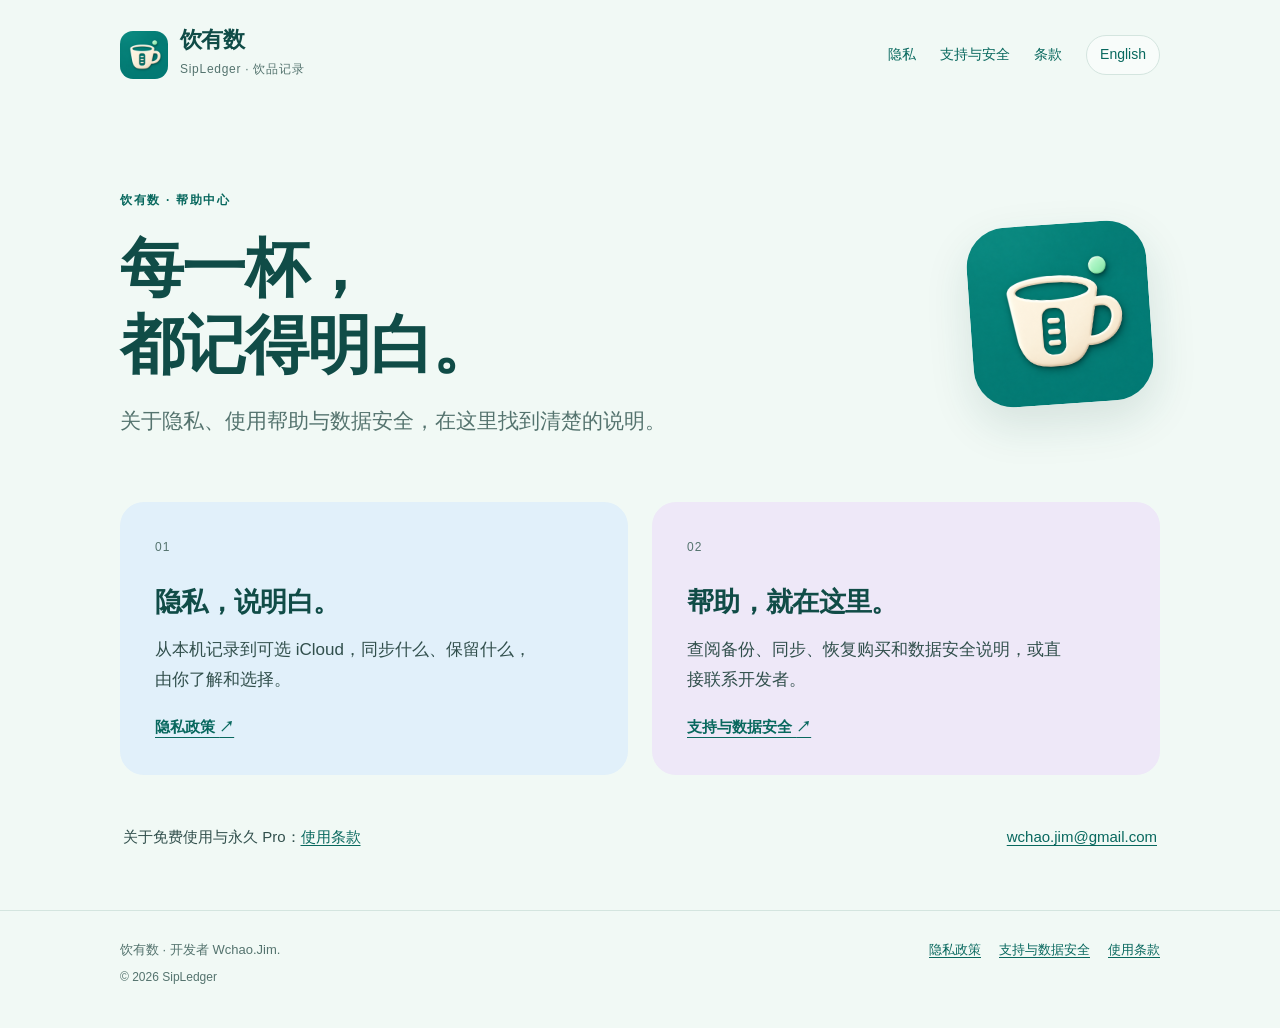
<file: zh/index.html>
<!doctype html>
<html lang="zh-Hans"><head><meta charset="utf-8"><meta name="viewport" content="width=device-width, initial-scale=1"><meta name="description" content="关于隐私、使用帮助与数据安全，在这里找到清楚的说明。"><meta name="theme-color" content="#f1f9f5"><meta name="referrer" content="strict-origin-when-cross-origin"><meta http-equiv="Content-Security-Policy" content="default-src 'none'; img-src 'self'; style-src 'self'; base-uri 'none'; form-action 'none'"><title>饮有数 · 隐私与支持</title><link rel="icon" type="image/png" href="../assets/app-icon.png"><link rel="stylesheet" href="../assets/site.css"><link rel="alternate" hreflang="en" href="../"><link rel="alternate" hreflang="zh-Hans" href="../zh/"></head><body id="top"><a class="skip" href="#main">跳至正文</a><header class="site-header"><div class="wrap header-inner"><a class="brand" href="../zh/" aria-label="饮有数帮助首页"><img src="../assets/app-icon.png" alt="" width="48" height="48"><span><span class="brand-name">饮有数</span><span class="brand-caption">SipLedger · 饮品记录</span></span></a><nav class="nav" aria-label="主导航"><a href="../zh/privacy/">隐私</a><a href="../zh/support/">支持与安全</a><a href="../zh/terms/">条款</a><a class="lang" href="../" lang="en" hreflang="en">English</a></nav></div></header><main id="main" class="wrap"><div class="home-hero"><div><p class="eyebrow">饮有数 · 帮助中心</p><h1>每一杯，<br>都记得明白。</h1><p class="lead">关于隐私、使用帮助与数据安全，在这里找到清楚的说明。</p></div><img class="hero-icon" src="../assets/app-icon.png" alt="" width="180" height="180"></div><div class="home-links"><a class="feature-link" href="../zh/privacy/"><span class="number">01</span><h2>隐私，说明白。</h2><p>从本机记录到可选 iCloud，同步什么、保留什么，由你了解和选择。</p><span class="go">隐私政策 <span aria-hidden="true">↗</span></span></a><a class="feature-link" href="../zh/support/"><span class="number">02</span><h2>帮助，就在这里。</h2><p>查阅备份、同步、恢复购买和数据安全说明，或直接联系开发者。</p><span class="go">支持与数据安全 <span aria-hidden="true">↗</span></span></a></div><div class="home-bottom"><p>关于免费使用与永久 Pro：<a href="../zh/terms/">使用条款</a></p><p><a href="mailto:wchao.jim@gmail.com">wchao.jim@gmail.com</a></p></div></main><footer class="site-footer"><div class="wrap footer-inner"><div><p>饮有数 · 开发者 Wchao.Jim.</p><p class="copyright">© 2026 SipLedger</p></div><nav class="footer-links" aria-label="页脚导航"><a href="../zh/privacy/">隐私政策</a><a href="../zh/support/">支持与数据安全</a><a href="../zh/terms/">使用条款</a></nav></div></footer></body></html>
</file>
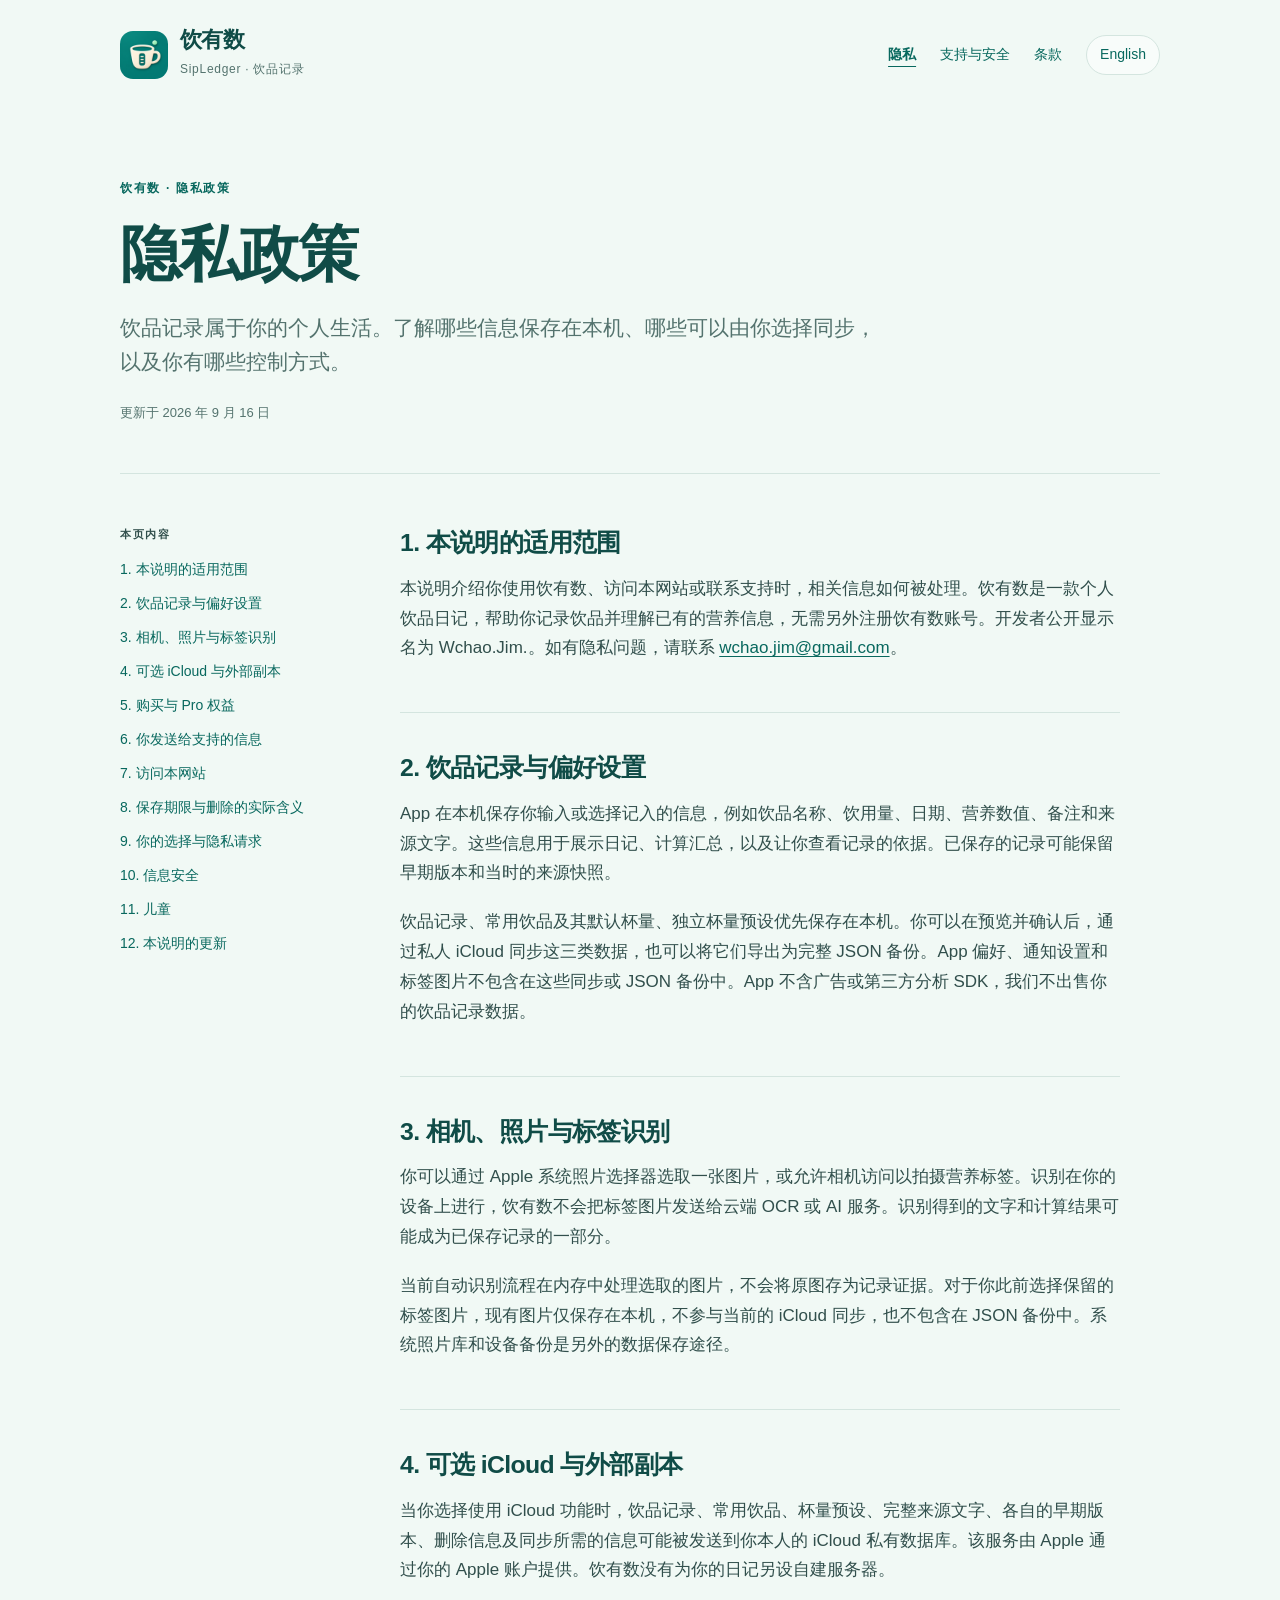
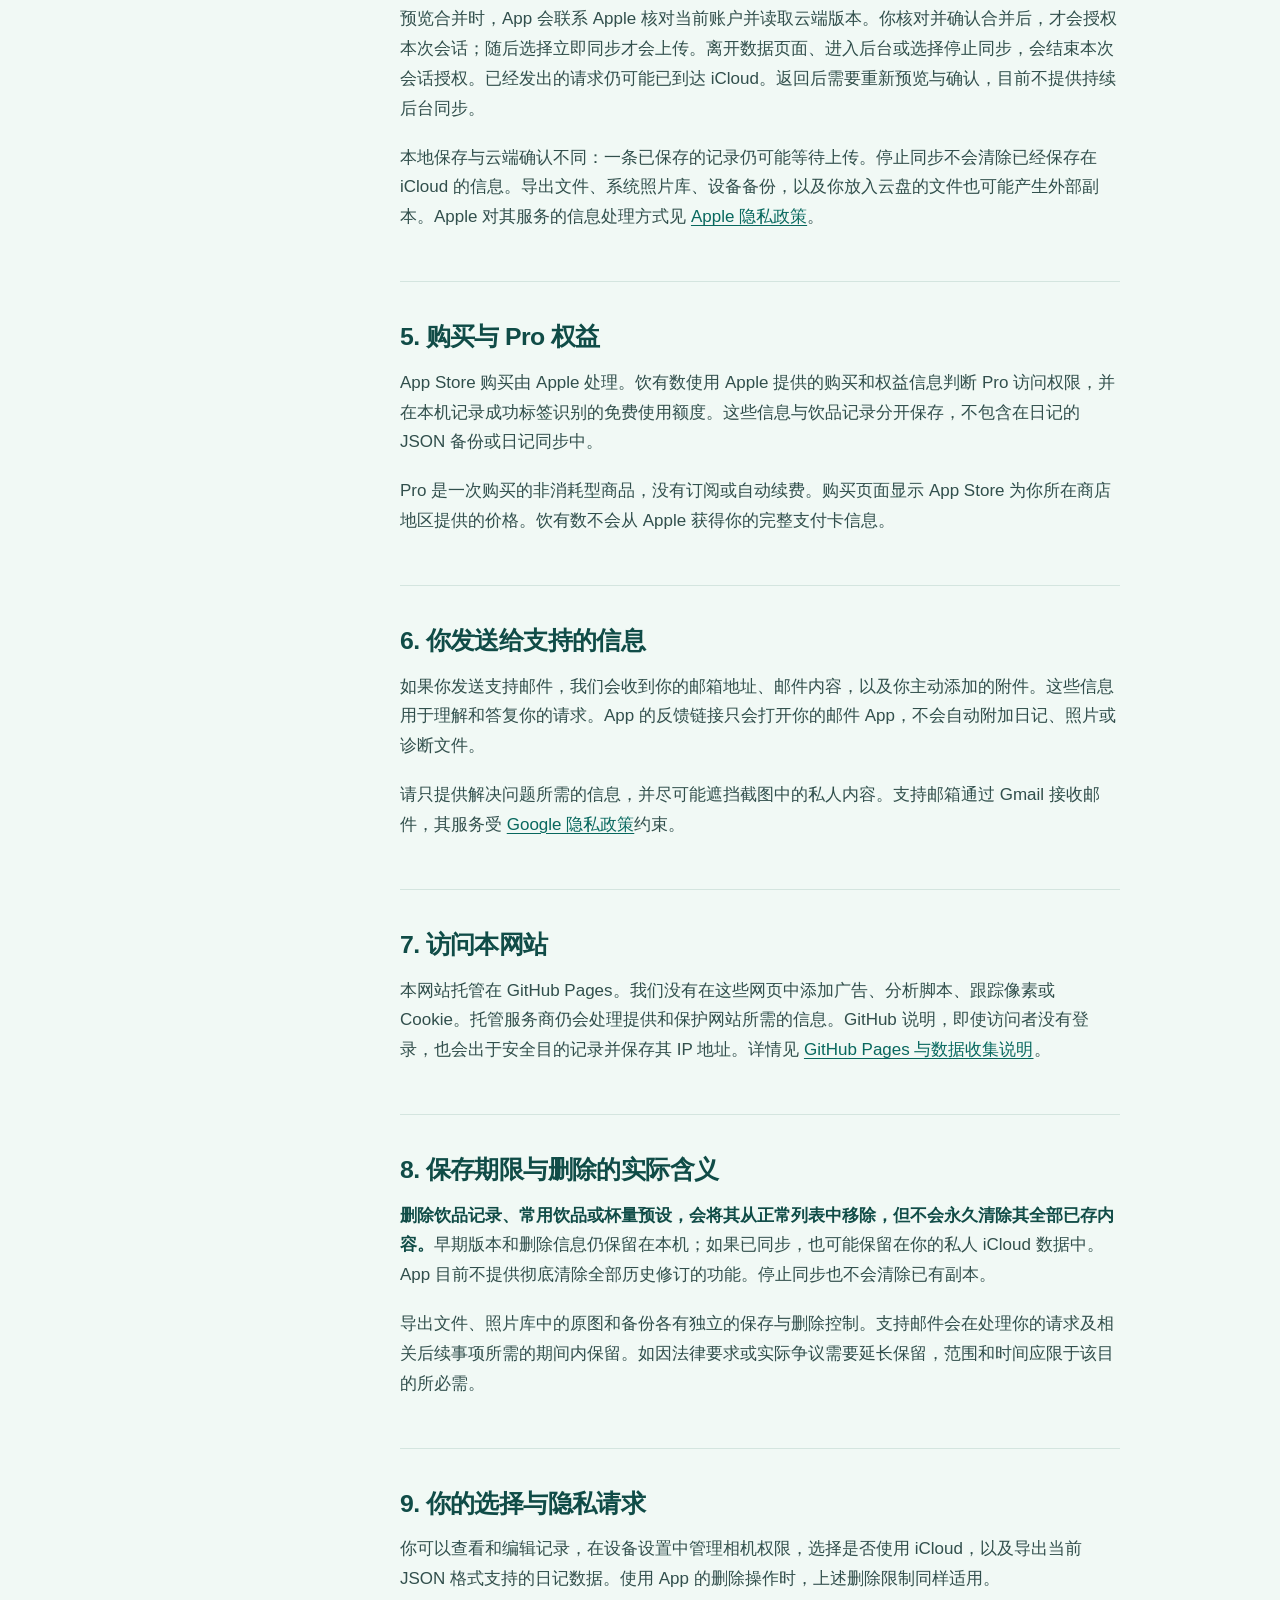
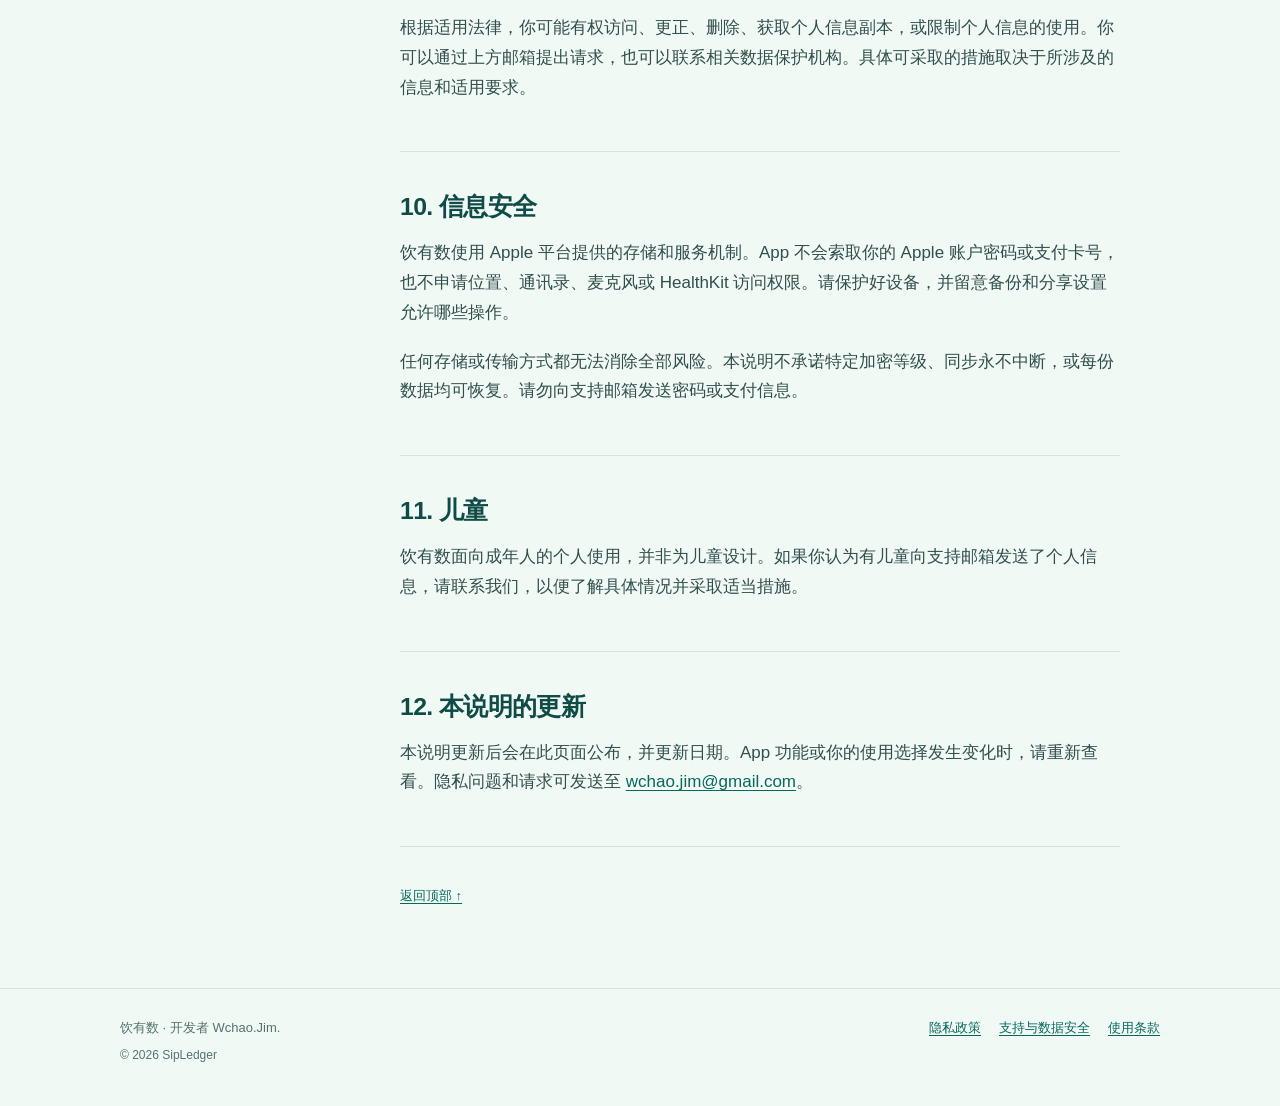
<file: zh/privacy/index.html>
<!doctype html>
<html lang="zh-Hans"><head><meta charset="utf-8"><meta name="viewport" content="width=device-width, initial-scale=1"><meta name="description" content="饮品记录属于你的个人生活。了解哪些信息保存在本机、哪些可以由你选择同步，以及你有哪些控制方式。"><meta name="theme-color" content="#f1f9f5"><meta name="referrer" content="strict-origin-when-cross-origin"><meta http-equiv="Content-Security-Policy" content="default-src 'none'; img-src 'self'; style-src 'self'; base-uri 'none'; form-action 'none'"><title>隐私政策 · 饮有数</title><link rel="icon" type="image/png" href="../../assets/app-icon.png"><link rel="stylesheet" href="../../assets/site.css"><link rel="alternate" hreflang="en" href="../../privacy/"><link rel="alternate" hreflang="zh-Hans" href="../../zh/privacy/"></head><body id="top"><a class="skip" href="#main">跳至正文</a><header class="site-header"><div class="wrap header-inner"><a class="brand" href="../../zh/" aria-label="饮有数帮助首页"><img src="../../assets/app-icon.png" alt="" width="48" height="48"><span><span class="brand-name">饮有数</span><span class="brand-caption">SipLedger · 饮品记录</span></span></a><nav class="nav" aria-label="主导航"><a href="../../zh/privacy/" aria-current="page">隐私</a><a href="../../zh/support/">支持与安全</a><a href="../../zh/terms/">条款</a><a class="lang" href="../../privacy/" lang="en" hreflang="en">English</a></nav></div></header><main id="main" class="wrap"><header class="hero"><p class="eyebrow">饮有数 · 隐私政策</p><h1>隐私政策</h1><p class="lead">饮品记录属于你的个人生活。了解哪些信息保存在本机、哪些可以由你选择同步，以及你有哪些控制方式。</p><p class="meta">更新于 2026 年 9 月 16 日</p></header><div class="content-grid"><nav class="toc" aria-label="本页目录"><p class="toc-label">本页内容</p><ol><li><a href="#scope">1. 本说明的适用范围</a></li><li><a href="#journal">2. 饮品记录与偏好设置</a></li><li><a href="#recognition">3. 相机、照片与标签识别</a></li><li><a href="#icloud">4. 可选 iCloud 与外部副本</a></li><li><a href="#purchases">5. 购买与 Pro 权益</a></li><li><a href="#support">6. 你发送给支持的信息</a></li><li><a href="#website">7. 访问本网站</a></li><li><a href="#retention">8. 保存期限与删除的实际含义</a></li><li><a href="#choices">9. 你的选择与隐私请求</a></li><li><a href="#security">10. 信息安全</a></li><li><a href="#children">11. 儿童</a></li><li><a href="#changes">12. 本说明的更新</a></li></ol></nav><article class="article"><section><h2 id="scope">1. 本说明的适用范围</h2>
<p>本说明介绍你使用饮有数、访问本网站或联系支持时，相关信息如何被处理。饮有数是一款个人饮品日记，帮助你记录饮品并理解已有的营养信息，无需另外注册饮有数账号。开发者公开显示名为 Wchao.Jim.。如有隐私问题，请联系 <a href="mailto:wchao.jim@gmail.com">wchao.jim@gmail.com</a>。</p>

</section><section><h2 id="journal">2. 饮品记录与偏好设置</h2>
<p>App 在本机保存你输入或选择记入的信息，例如饮品名称、饮用量、日期、营养数值、备注和来源文字。这些信息用于展示日记、计算汇总，以及让你查看记录的依据。已保存的记录可能保留早期版本和当时的来源快照。</p>
<p>饮品记录、常用饮品及其默认杯量、独立杯量预设优先保存在本机。你可以在预览并确认后，通过私人 iCloud 同步这三类数据，也可以将它们导出为完整 JSON 备份。App 偏好、通知设置和标签图片不包含在这些同步或 JSON 备份中。App 不含广告或第三方分析 SDK，我们不出售你的饮品记录数据。</p>

</section><section><h2 id="recognition">3. 相机、照片与标签识别</h2>
<p>你可以通过 Apple 系统照片选择器选取一张图片，或允许相机访问以拍摄营养标签。识别在你的设备上进行，饮有数不会把标签图片发送给云端 OCR 或 AI 服务。识别得到的文字和计算结果可能成为已保存记录的一部分。</p>
<p>当前自动识别流程在内存中处理选取的图片，不会将原图存为记录证据。对于你此前选择保留的标签图片，现有图片仅保存在本机，不参与当前的 iCloud 同步，也不包含在 JSON 备份中。系统照片库和设备备份是另外的数据保存途径。</p>

</section><section><h2 id="icloud">4. 可选 iCloud 与外部副本</h2>
<p>当你选择使用 iCloud 功能时，饮品记录、常用饮品、杯量预设、完整来源文字、各自的早期版本、删除信息及同步所需的信息可能被发送到你本人的 iCloud 私有数据库。该服务由 Apple 通过你的 Apple 账户提供。饮有数没有为你的日记另设自建服务器。</p>
<p>预览合并时，App 会联系 Apple 核对当前账户并读取云端版本。你核对并确认合并后，才会授权本次会话；随后选择立即同步才会上传。离开数据页面、进入后台或选择停止同步，会结束本次会话授权。已经发出的请求仍可能已到达 iCloud。返回后需要重新预览与确认，目前不提供持续后台同步。</p>
<p>本地保存与云端确认不同：一条已保存的记录仍可能等待上传。停止同步不会清除已经保存在 iCloud 的信息。导出文件、系统照片库、设备备份，以及你放入云盘的文件也可能产生外部副本。Apple 对其服务的信息处理方式见 <a href="https://www.apple.com/legal/privacy/">Apple 隐私政策</a>。</p>

</section><section><h2 id="purchases">5. 购买与 Pro 权益</h2>
<p>App Store 购买由 Apple 处理。饮有数使用 Apple 提供的购买和权益信息判断 Pro 访问权限，并在本机记录成功标签识别的免费使用额度。这些信息与饮品记录分开保存，不包含在日记的 JSON 备份或日记同步中。</p>
<p>Pro 是一次购买的非消耗型商品，没有订阅或自动续费。购买页面显示 App Store 为你所在商店地区提供的价格。饮有数不会从 Apple 获得你的完整支付卡信息。</p>

</section><section><h2 id="support">6. 你发送给支持的信息</h2>
<p>如果你发送支持邮件，我们会收到你的邮箱地址、邮件内容，以及你主动添加的附件。这些信息用于理解和答复你的请求。App 的反馈链接只会打开你的邮件 App，不会自动附加日记、照片或诊断文件。</p>
<p>请只提供解决问题所需的信息，并尽可能遮挡截图中的私人内容。支持邮箱通过 Gmail 接收邮件，其服务受 <a href="https://policies.google.com/privacy">Google 隐私政策</a>约束。</p>

</section><section><h2 id="website">7. 访问本网站</h2>
<p>本网站托管在 GitHub Pages。我们没有在这些网页中添加广告、分析脚本、跟踪像素或 Cookie。托管服务商仍会处理提供和保护网站所需的信息。GitHub 说明，即使访问者没有登录，也会出于安全目的记录并保存其 IP 地址。详情见 <a href="https://docs.github.com/en/pages/getting-started-with-github-pages/about-github-pages">GitHub Pages 与数据收集说明</a>。</p>

</section><section><h2 id="retention">8. 保存期限与删除的实际含义</h2>
<p><strong>删除饮品记录、常用饮品或杯量预设，会将其从正常列表中移除，但不会永久清除其全部已存内容。</strong>早期版本和删除信息仍保留在本机；如果已同步，也可能保留在你的私人 iCloud 数据中。App 目前不提供彻底清除全部历史修订的功能。停止同步也不会清除已有副本。</p>
<p>导出文件、照片库中的原图和备份各有独立的保存与删除控制。支持邮件会在处理你的请求及相关后续事项所需的期间内保留。如因法律要求或实际争议需要延长保留，范围和时间应限于该目的所必需。</p>

</section><section><h2 id="choices">9. 你的选择与隐私请求</h2>
<p>你可以查看和编辑记录，在设备设置中管理相机权限，选择是否使用 iCloud，以及导出当前 JSON 格式支持的日记数据。使用 App 的删除操作时，上述删除限制同样适用。</p>
<p>根据适用法律，你可能有权访问、更正、删除、获取个人信息副本，或限制个人信息的使用。你可以通过上方邮箱提出请求，也可以联系相关数据保护机构。具体可采取的措施取决于所涉及的信息和适用要求。</p>

</section><section><h2 id="security">10. 信息安全</h2>
<p>饮有数使用 Apple 平台提供的存储和服务机制。App 不会索取你的 Apple 账户密码或支付卡号，也不申请位置、通讯录、麦克风或 HealthKit 访问权限。请保护好设备，并留意备份和分享设置允许哪些操作。</p>
<p>任何存储或传输方式都无法消除全部风险。本说明不承诺特定加密等级、同步永不中断，或每份数据均可恢复。请勿向支持邮箱发送密码或支付信息。</p>

</section><section><h2 id="children">11. 儿童</h2>
<p>饮有数面向成年人的个人使用，并非为儿童设计。如果你认为有儿童向支持邮箱发送了个人信息，请联系我们，以便了解具体情况并采取适当措施。</p>

</section><section><h2 id="changes">12. 本说明的更新</h2>
<p>本说明更新后会在此页面公布，并更新日期。App 功能或你的使用选择发生变化时，请重新查看。隐私问题和请求可发送至 <a href="mailto:wchao.jim@gmail.com">wchao.jim@gmail.com</a>。</p>
</section><a class="back-top" href="#top">返回顶部 ↑</a></article></div></main><footer class="site-footer"><div class="wrap footer-inner"><div><p>饮有数 · 开发者 Wchao.Jim.</p><p class="copyright">© 2026 SipLedger</p></div><nav class="footer-links" aria-label="页脚导航"><a href="../../zh/privacy/">隐私政策</a><a href="../../zh/support/">支持与数据安全</a><a href="../../zh/terms/">使用条款</a></nav></div></footer></body></html>
</file>
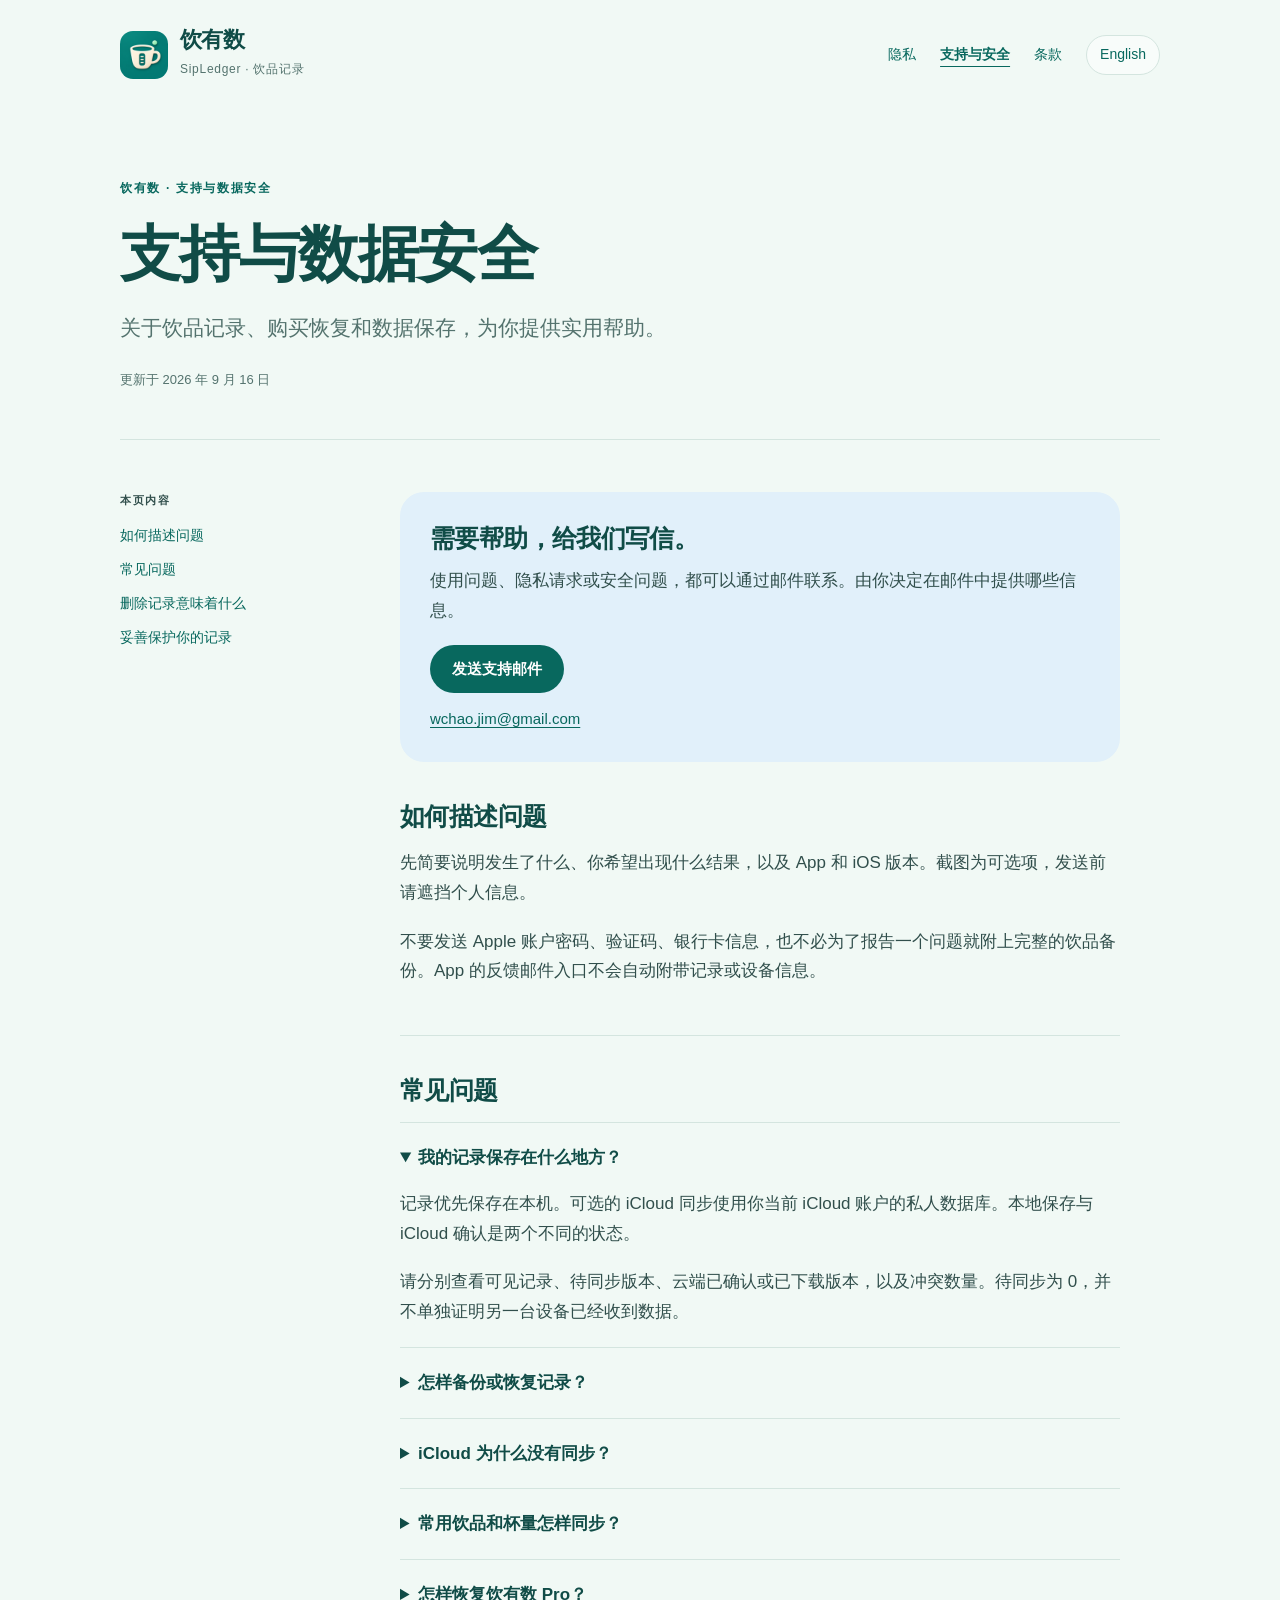
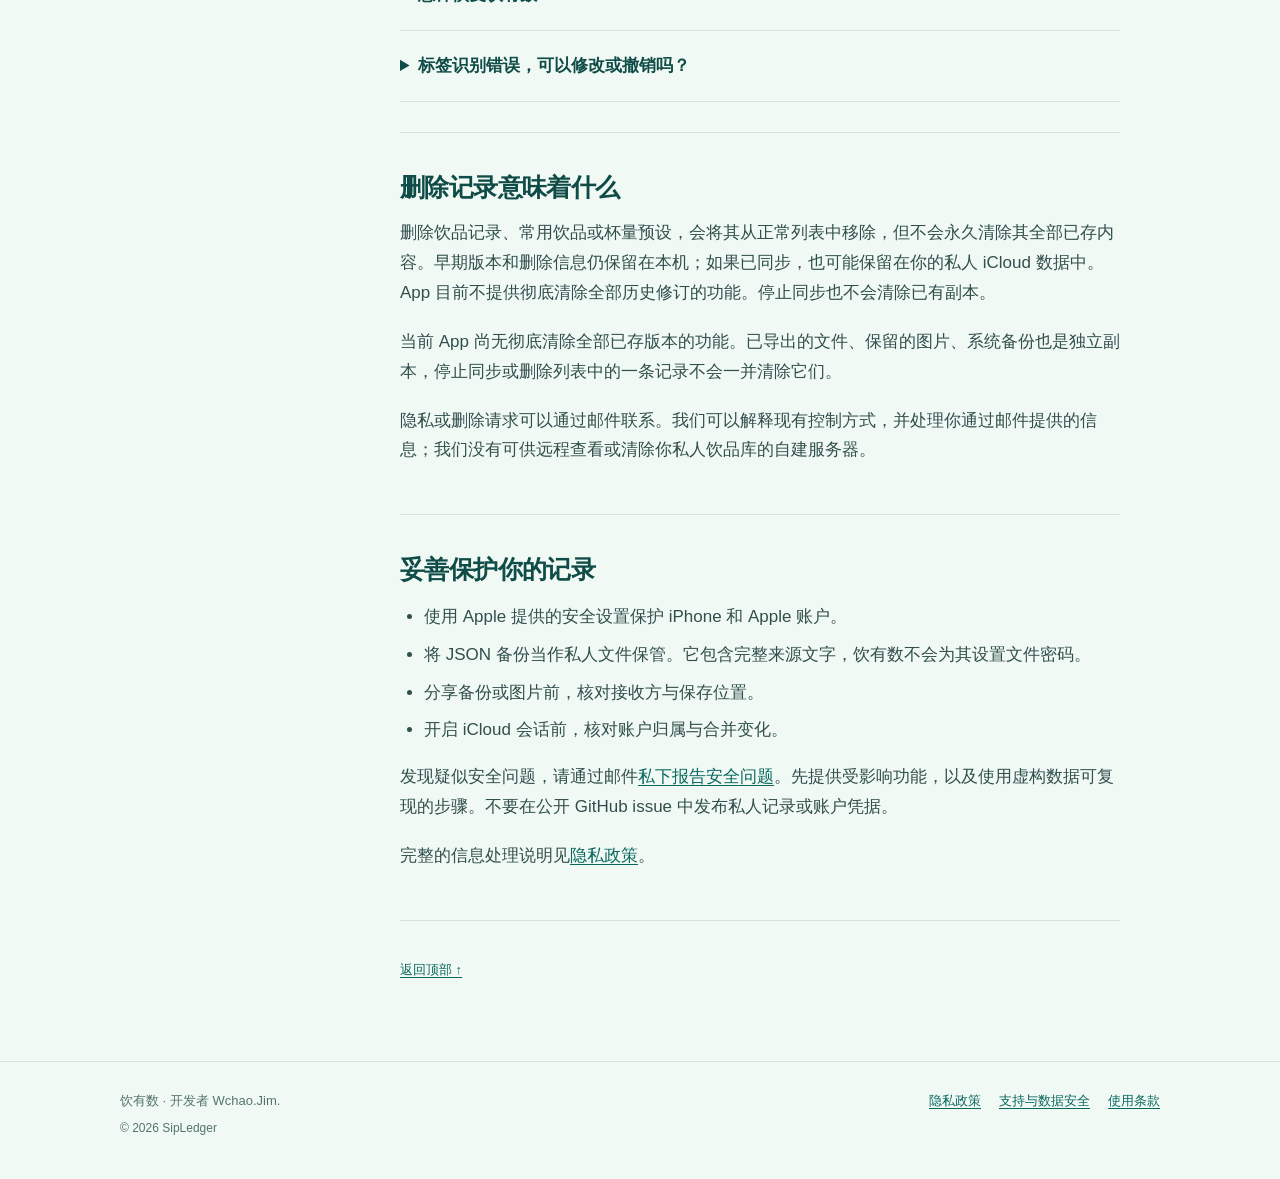
<file: zh/support/index.html>
<!doctype html>
<html lang="zh-Hans"><head><meta charset="utf-8"><meta name="viewport" content="width=device-width, initial-scale=1"><meta name="description" content="关于饮品记录、购买恢复和数据保存，为你提供实用帮助。"><meta name="theme-color" content="#f1f9f5"><meta name="referrer" content="strict-origin-when-cross-origin"><meta http-equiv="Content-Security-Policy" content="default-src 'none'; img-src 'self'; style-src 'self'; base-uri 'none'; form-action 'none'"><title>支持与数据安全 · 饮有数</title><link rel="icon" type="image/png" href="../../assets/app-icon.png"><link rel="stylesheet" href="../../assets/site.css"><link rel="alternate" hreflang="en" href="../../support/"><link rel="alternate" hreflang="zh-Hans" href="../../zh/support/"></head><body id="top"><a class="skip" href="#main">跳至正文</a><header class="site-header"><div class="wrap header-inner"><a class="brand" href="../../zh/" aria-label="饮有数帮助首页"><img src="../../assets/app-icon.png" alt="" width="48" height="48"><span><span class="brand-name">饮有数</span><span class="brand-caption">SipLedger · 饮品记录</span></span></a><nav class="nav" aria-label="主导航"><a href="../../zh/privacy/">隐私</a><a href="../../zh/support/" aria-current="page">支持与安全</a><a href="../../zh/terms/">条款</a><a class="lang" href="../../support/" lang="en" hreflang="en">English</a></nav></div></header><main id="main" class="wrap"><header class="hero"><p class="eyebrow">饮有数 · 支持与数据安全</p><h1>支持与数据安全</h1><p class="lead">关于饮品记录、购买恢复和数据保存，为你提供实用帮助。</p><p class="meta">更新于 2026 年 9 月 16 日</p></header><div class="content-grid"><nav class="toc" aria-label="本页目录"><p class="toc-label">本页内容</p><ol><li><a href="#getting-help">如何描述问题</a></li><li><a href="#common-questions">常见问题</a></li><li><a href="#deleting-data">删除记录意味着什么</a></li><li><a href="#security">妥善保护你的记录</a></li></ol></nav><article class="article">
<div class="contact-box"><h2>需要帮助，给我们写信。</h2><p>使用问题、隐私请求或安全问题，都可以通过邮件联系。由你决定在邮件中提供哪些信息。</p><a class="button" href="mailto:wchao.jim@gmail.com?subject=SipLedger%20Support">发送支持邮件</a><a class="email" href="mailto:wchao.jim@gmail.com">wchao.jim@gmail.com</a></div>
<section id="getting-help"><h2>如何描述问题</h2><p>先简要说明发生了什么、你希望出现什么结果，以及 App 和 iOS 版本。截图为可选项，发送前请遮挡个人信息。</p><p>不要发送 Apple 账户密码、验证码、银行卡信息，也不必为了报告一个问题就附上完整的饮品备份。App 的反馈邮件入口不会自动附带记录或设备信息。</p></section>
<section id="common-questions"><h2>常见问题</h2><div class="faq">
<details open><summary>我的记录保存在什么地方？</summary><p>记录优先保存在本机。可选的 iCloud 同步使用你当前 iCloud 账户的私人数据库。本地保存与 iCloud 确认是两个不同的状态。</p><p>请分别查看可见记录、待同步版本、云端已确认或已下载版本，以及冲突数量。待同步为 0，并不单独证明另一台设备已经收到数据。</p></details>
<details><summary>怎样备份或恢复记录？</summary><p>打开<strong>设置 → iCloud 同步与备份</strong>，在 JSON 备份区域选择导出，并将文件保存到以后能找到的位置。</p><p>恢复时，选择 JSON 文件并预览导入。先核对新增、跳过、删除标记和账户归属，再确认导入；也可以在预览阶段取消。</p><p>完整 JSON 备份包含饮品记录、常用饮品、独立杯量预设、完整来源文字及各集合的删除标记。它不包含标签图片、购买权益、账户绑定、同步授权或云端确认。旧版仅含记录的 JSON 仍可导入；预览会明确显示常用和杯量未包含，现有常用和杯量不会因此被删除。导入存在冲突时不会写入，先核对冲突内容。</p></details>
<details><summary>iCloud 为什么没有同步？</summary><p>在“数据与同步”页预览当前 iCloud 合并，核对后确认开启本次会话，再点立即同步。离开此页或将 App 切到后台，会停止本次会话的同步授权。</p><p>若操作失败，先保留数据，再检查网络、iCloud 登录和可用空间，并根据错误提示手动重试。账户或数据变化后需重新预览。持续失败时请联系支持。</p><p>停止同步不会删除已有云端数据。不要通过卸载 App 或清空数据来排查同步问题。</p></details>
<details><summary>常用饮品和杯量怎样同步？</summary><p>常用及其默认杯量、独立杯量预设和饮品记录共用同一次 iCloud 合并预览与确认。两台设备需使用相同 iCloud 账户和支持这三类数据的版本，并分别完成同步。请按集合查看待传、已确认和冲突情况；本机待传为零并不证明另一台设备已收到数据。编辑常用或选择杯量预设不会自行改写过去的饮品记录。</p></details>
<details><summary>怎样恢复饮有数 Pro？</summary><p>从设置打开<strong>饮有数 Pro</strong>，选择<strong>恢复购买</strong>，使用原来购买 Pro 的 Apple 账户，等待 App Store 核验结果。</p><p>Pro 只有一项永久买断，没有订阅或自动续费。恢复后仍显示免费状态时，可以把页面提示发给支持，不要发送账户密码。</p><p>购买价格与币种由 App Store 商店地区决定，切换 App 中英文不会切换币种。退款请求请参阅 <a href="https://support.apple.com/en-us/118223">Apple 退款说明</a>。</p></details>
<details><summary>标签识别错误，可以修改或撤销吗？</summary><p>请对照包装原文核对数值和单位。填写有效实饮量、且标签至少有一项可计算结果时，识别可自动记入。同次采集中的变化会更新同一杯，也可以使用该会话的撤销操作。</p><p>未识别到糖量表示未知，不等于零。请对照原标签核查结果。已保存记录的实饮量可以修改，但自动识别的营养原值目前不能直接编辑。错误结果可以在采集会话中撤销，或删除错误记录后重新手动记入。</p></details>
</div></section>
<section id="deleting-data"><h2>删除记录意味着什么</h2><p>删除饮品记录、常用饮品或杯量预设，会将其从正常列表中移除，但不会永久清除其全部已存内容。早期版本和删除信息仍保留在本机；如果已同步，也可能保留在你的私人 iCloud 数据中。App 目前不提供彻底清除全部历史修订的功能。停止同步也不会清除已有副本。</p><p>当前 App 尚无彻底清除全部已存版本的功能。已导出的文件、保留的图片、系统备份也是独立副本，停止同步或删除列表中的一条记录不会一并清除它们。</p><p>隐私或删除请求可以通过邮件联系。我们可以解释现有控制方式，并处理你通过邮件提供的信息；我们没有可供远程查看或清除你私人饮品库的自建服务器。</p></section>
<section id="security"><h2>妥善保护你的记录</h2><ul><li>使用 Apple 提供的安全设置保护 iPhone 和 Apple 账户。</li><li>将 JSON 备份当作私人文件保管。它包含完整来源文字，饮有数不会为其设置文件密码。</li><li>分享备份或图片前，核对接收方与保存位置。</li><li>开启 iCloud 会话前，核对账户归属与合并变化。</li></ul><p>发现疑似安全问题，请通过邮件<a href="mailto:wchao.jim@gmail.com?subject=SipLedger%20Security%20Report">私下报告安全问题</a>。先提供受影响功能，以及使用虚构数据可复现的步骤。不要在公开 GitHub issue 中发布私人记录或账户凭据。</p><p>完整的信息处理说明见<a href="../privacy/">隐私政策</a>。</p></section>
<a class="back-top" href="#top">返回顶部 ↑</a></article></div></main><footer class="site-footer"><div class="wrap footer-inner"><div><p>饮有数 · 开发者 Wchao.Jim.</p><p class="copyright">© 2026 SipLedger</p></div><nav class="footer-links" aria-label="页脚导航"><a href="../../zh/privacy/">隐私政策</a><a href="../../zh/support/">支持与数据安全</a><a href="../../zh/terms/">使用条款</a></nav></div></footer></body></html>
</file>
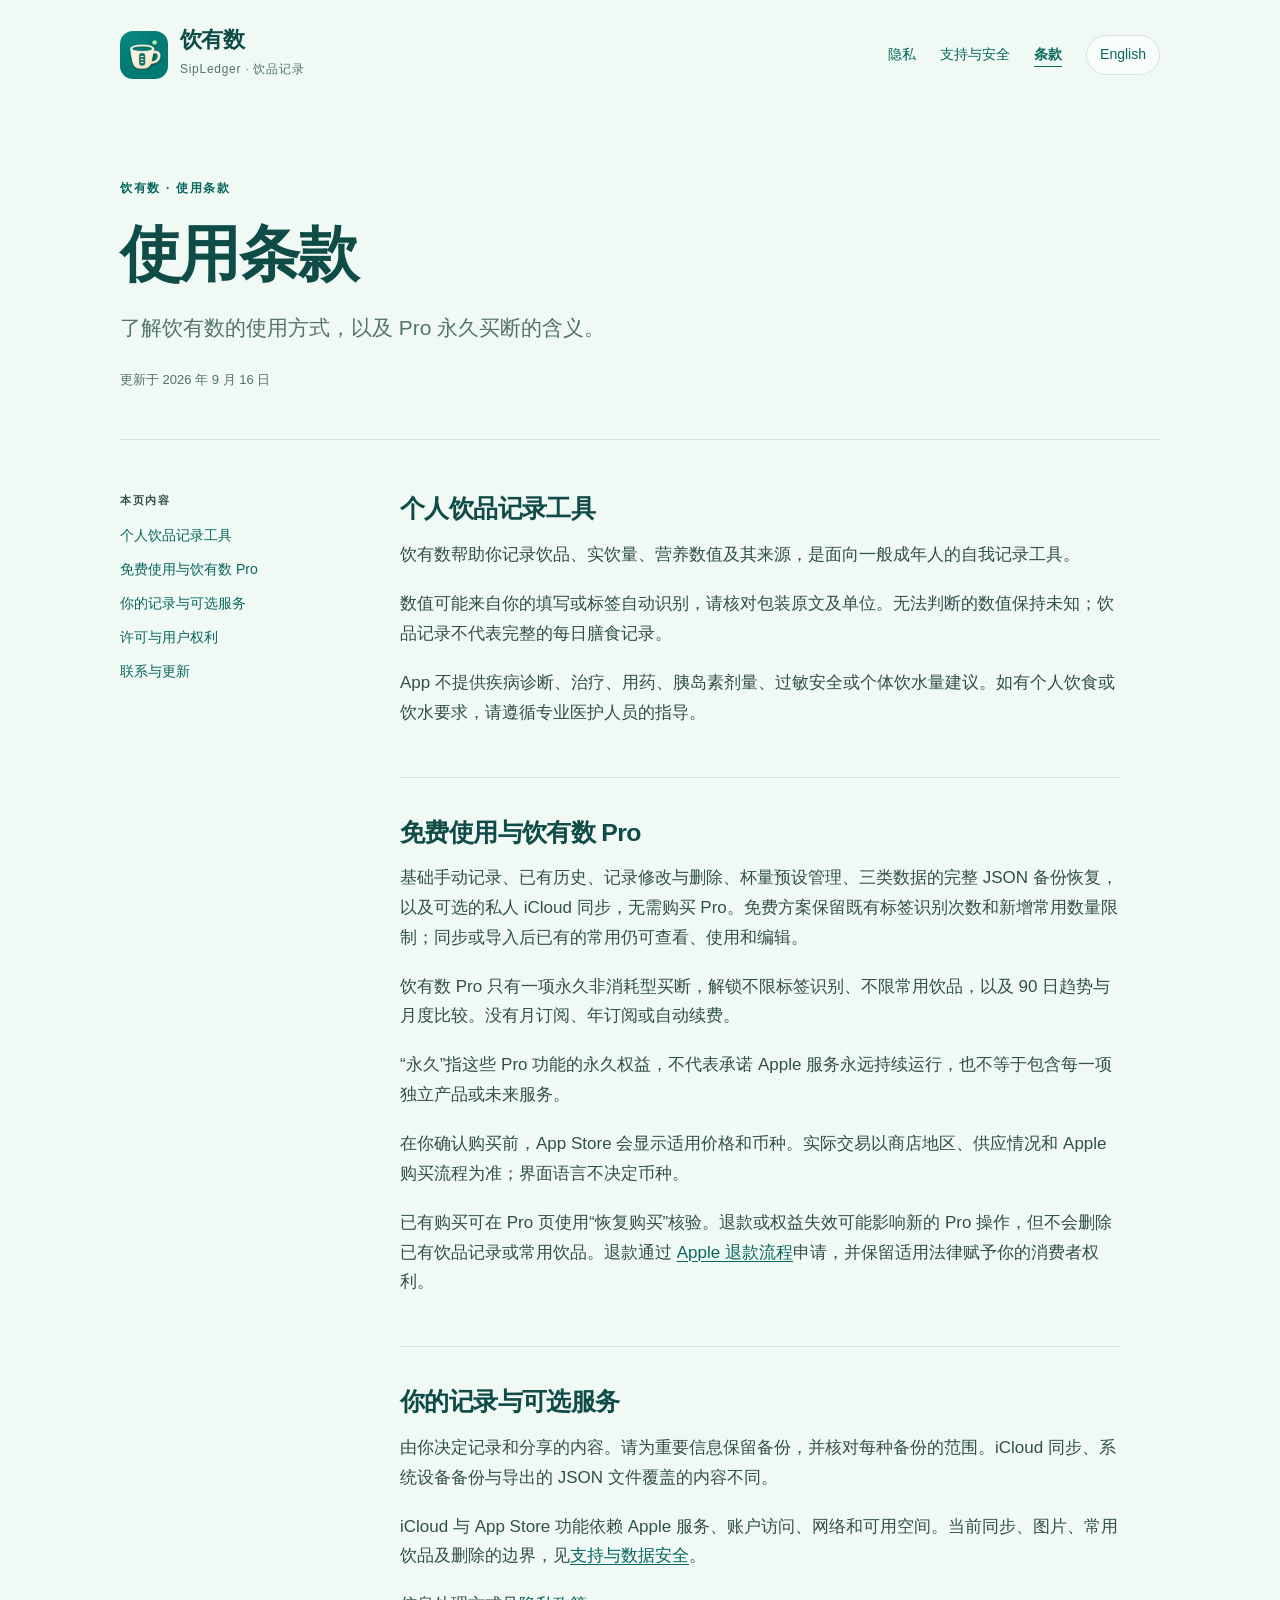
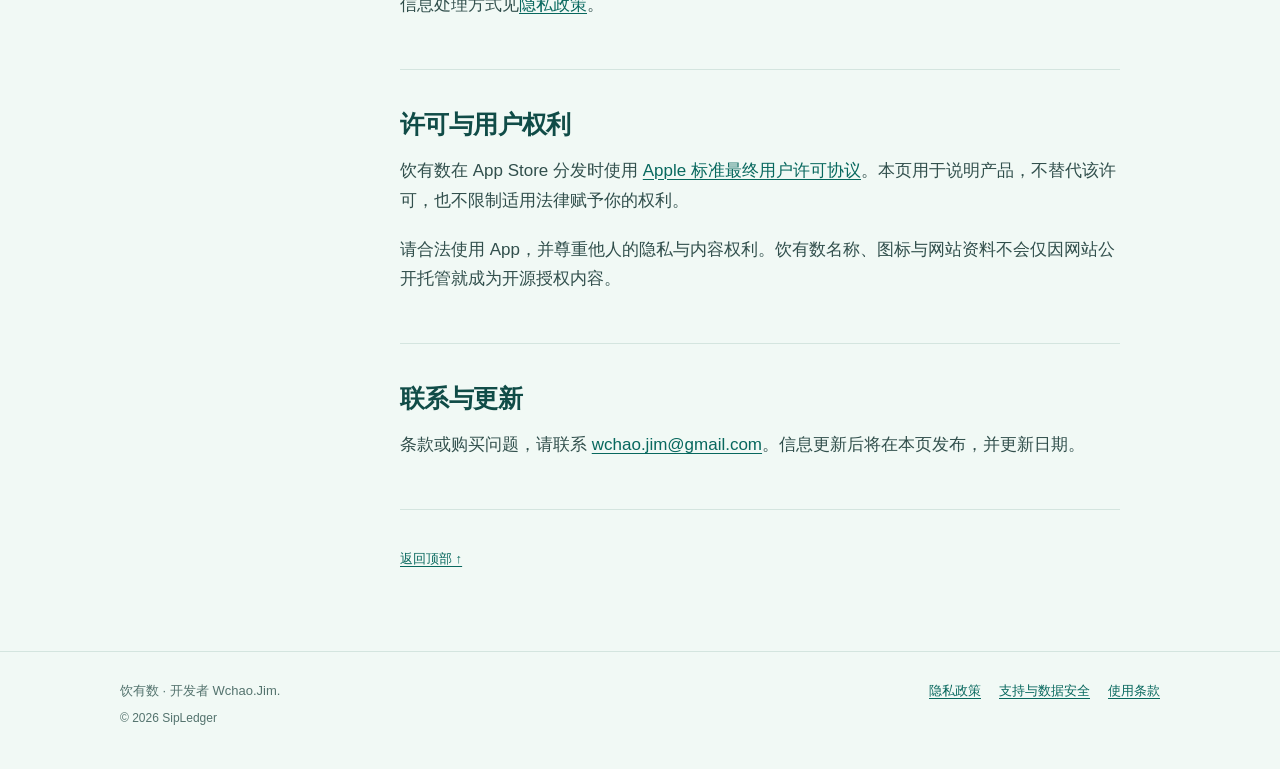
<file: zh/terms/index.html>
<!doctype html>
<html lang="zh-Hans"><head><meta charset="utf-8"><meta name="viewport" content="width=device-width, initial-scale=1"><meta name="description" content="了解饮有数的使用方式，以及 Pro 永久买断的含义。"><meta name="theme-color" content="#f1f9f5"><meta name="referrer" content="strict-origin-when-cross-origin"><meta http-equiv="Content-Security-Policy" content="default-src 'none'; img-src 'self'; style-src 'self'; base-uri 'none'; form-action 'none'"><title>使用条款 · 饮有数</title><link rel="icon" type="image/png" href="../../assets/app-icon.png"><link rel="stylesheet" href="../../assets/site.css"><link rel="alternate" hreflang="en" href="../../terms/"><link rel="alternate" hreflang="zh-Hans" href="../../zh/terms/"></head><body id="top"><a class="skip" href="#main">跳至正文</a><header class="site-header"><div class="wrap header-inner"><a class="brand" href="../../zh/" aria-label="饮有数帮助首页"><img src="../../assets/app-icon.png" alt="" width="48" height="48"><span><span class="brand-name">饮有数</span><span class="brand-caption">SipLedger · 饮品记录</span></span></a><nav class="nav" aria-label="主导航"><a href="../../zh/privacy/">隐私</a><a href="../../zh/support/">支持与安全</a><a href="../../zh/terms/" aria-current="page">条款</a><a class="lang" href="../../terms/" lang="en" hreflang="en">English</a></nav></div></header><main id="main" class="wrap"><header class="hero"><p class="eyebrow">饮有数 · 使用条款</p><h1>使用条款</h1><p class="lead">了解饮有数的使用方式，以及 Pro 永久买断的含义。</p><p class="meta">更新于 2026 年 9 月 16 日</p></header><div class="content-grid"><nav class="toc" aria-label="本页目录"><p class="toc-label">本页内容</p><ol><li><a href="#purpose">个人饮品记录工具</a></li><li><a href="#free-and-pro">免费使用与饮有数 Pro</a></li><li><a href="#data-and-services">你的记录与可选服务</a></li><li><a href="#license">许可与用户权利</a></li><li><a href="#contact">联系与更新</a></li></ol></nav><article class="article">
<section id="purpose"><h2>个人饮品记录工具</h2><p>饮有数帮助你记录饮品、实饮量、营养数值及其来源，是面向一般成年人的自我记录工具。</p><p>数值可能来自你的填写或标签自动识别，请核对包装原文及单位。无法判断的数值保持未知；饮品记录不代表完整的每日膳食记录。</p><p>App 不提供疾病诊断、治疗、用药、胰岛素剂量、过敏安全或个体饮水量建议。如有个人饮食或饮水要求，请遵循专业医护人员的指导。</p></section>
<section id="free-and-pro"><h2>免费使用与饮有数 Pro</h2><p>基础手动记录、已有历史、记录修改与删除、杯量预设管理、三类数据的完整 JSON 备份恢复，以及可选的私人 iCloud 同步，无需购买 Pro。免费方案保留既有标签识别次数和新增常用数量限制；同步或导入后已有的常用仍可查看、使用和编辑。</p><p>饮有数 Pro 只有一项永久非消耗型买断，解锁不限标签识别、不限常用饮品，以及 90 日趋势与月度比较。没有月订阅、年订阅或自动续费。</p><p>“永久”指这些 Pro 功能的永久权益，不代表承诺 Apple 服务永远持续运行，也不等于包含每一项独立产品或未来服务。</p><p>在你确认购买前，App Store 会显示适用价格和币种。实际交易以商店地区、供应情况和 Apple 购买流程为准；界面语言不决定币种。</p><p>已有购买可在 Pro 页使用“恢复购买”核验。退款或权益失效可能影响新的 Pro 操作，但不会删除已有饮品记录或常用饮品。退款通过 <a href="https://support.apple.com/en-us/118223">Apple 退款流程</a>申请，并保留适用法律赋予你的消费者权利。</p></section>
<section id="data-and-services"><h2>你的记录与可选服务</h2><p>由你决定记录和分享的内容。请为重要信息保留备份，并核对每种备份的范围。iCloud 同步、系统设备备份与导出的 JSON 文件覆盖的内容不同。</p><p>iCloud 与 App Store 功能依赖 Apple 服务、账户访问、网络和可用空间。当前同步、图片、常用饮品及删除的边界，见<a href="../support/">支持与数据安全</a>。</p><p>信息处理方式见<a href="../privacy/">隐私政策</a>。</p></section>
<section id="license"><h2>许可与用户权利</h2><p>饮有数在 App Store 分发时使用 <a href="https://www.apple.com/legal/internet-services/itunes/dev/stdeula/">Apple 标准最终用户许可协议</a>。本页用于说明产品，不替代该许可，也不限制适用法律赋予你的权利。</p><p>请合法使用 App，并尊重他人的隐私与内容权利。饮有数名称、图标与网站资料不会仅因网站公开托管就成为开源授权内容。</p></section>
<section id="contact"><h2>联系与更新</h2><p>条款或购买问题，请联系 <a href="mailto:wchao.jim@gmail.com">wchao.jim@gmail.com</a>。信息更新后将在本页发布，并更新日期。</p></section>
<a class="back-top" href="#top">返回顶部 ↑</a></article></div></main><footer class="site-footer"><div class="wrap footer-inner"><div><p>饮有数 · 开发者 Wchao.Jim.</p><p class="copyright">© 2026 SipLedger</p></div><nav class="footer-links" aria-label="页脚导航"><a href="../../zh/privacy/">隐私政策</a><a href="../../zh/support/">支持与数据安全</a><a href="../../zh/terms/">使用条款</a></nav></div></footer></body></html>
</file>
<file: assets/site.css>
@charset "UTF-8";
:root{
  color-scheme:light;
  --ink:#104c47;
  --text:#314f4c;
  --muted:#54736e;
  --mint:#f1f9f5;
  --line:#d4e5df;
  --teal:#08685e;
  --blue:#e1f0fa;
  --lavender:#eee8f8;
  --white:#fff;
  --radius:24px}
  *{
    box-sizing:border-box}
    html{
      scroll-padding-top:2rem}
      body{
        margin:0;
        background:var(--mint);
        color:var(--text);
        font-family:-apple-system,BlinkMacSystemFont,"Segoe UI","PingFang SC","Hiragino Sans GB","Microsoft YaHei",sans-serif;
        font-size:17px;
        line-height:1.75;
        -webkit-text-size-adjust:100%}
        a{
          color:var(--teal);
          text-underline-offset:.2em;
          text-decoration-thickness:1px}
          a:hover{
            text-decoration-thickness:2px}
            a:focus-visible,summary:focus-visible{
              outline:3px solid #925d18;
              outline-offset:5px;
              border-radius:4px}
              img{
                max-width:100%;
                height:auto}
                h1,h2,h3,p{
                  margin-top:0}
                  h1,h2,h3{
                    color:var(--ink);
                    line-height:1.2;
                    letter-spacing:-.025em}
                    h1{
                      font-size:clamp(2.25rem,5vw,3.8rem);
                      font-weight:760;
                      margin-bottom:1.25rem}
                      h2{
                        font-size:1.55rem;
                        margin-bottom:1rem}
                        h3{
                          font-size:1.13rem}
                          p{
                            margin-bottom:1.2rem}
                            ul,ol{
                              padding-left:1.5rem}
                              li+li{
                                margin-top:.5rem}
                                strong{
                                  font-weight:680;
                                  color:var(--ink)}
                                  .wrap{
                                    max-width:1120px;
                                    margin:0 auto;
                                    padding:0 40px}
                                    .skip{
                                      position:absolute;
                                      left:16px;
                                      top:-100px;
                                      background:white;
                                      padding:12px;
                                      z-index:10}
                                      .skip:focus{
                                        top:16px}
                                        .site-header{
                                          padding:27px 0}
                                          .header-inner{
                                            display:flex;
                                            align-items:center;
                                            justify-content:space-between;
                                            gap:24px}
                                            .brand{
                                              display:flex;
                                              align-items:center;
                                              gap:12px;
                                              text-decoration:none;
                                              color:var(--ink);
                                              flex-shrink:0}
                                              .brand img{
                                                width:48px;
                                                height:48px;
                                                border-radius:13px}
                                                .brand-name{
                                                  display:block;
                                                  font-weight:780;
                                                  font-size:22px;
                                                  line-height:1.2;
                                                  letter-spacing:-.03em}
                                                  .brand-caption{
                                                    font-size:12px;
                                                    line-height:1.5;
                                                    letter-spacing:.06em;
                                                    color:var(--muted)}
                                                    .nav{
                                                      display:flex;
                                                      align-items:center;
                                                      gap:24px;
                                                      font-size:14px;
                                                      line-height:1.4}
                                                      .nav a{
                                                        padding:9px 0;
                                                        text-decoration:none}
                                                        .nav a[aria-current=page]{
                                                          text-decoration:underline;
                                                          text-underline-offset:7px;
                                                          font-weight:700}
                                                          .nav .lang{
                                                            padding:9px 13px;
                                                            border:1px solid var(--line);
                                                            border-radius:100px;
                                                            background:#ffffff90;
                                                            white-space:nowrap}
                                                            .hero{
                                                              padding:68px 0 48px;
                                                              border-bottom:1px solid var(--line)}
                                                              .eyebrow{
                                                                font-weight:700;
                                                                font-size:12px;
                                                                letter-spacing:.14em;
                                                                text-transform:uppercase;
                                                                color:var(--teal);
                                                                margin-bottom:19px}
                                                                .lead{
                                                                  max-width:760px;
                                                                  font-size:21px;
                                                                  line-height:1.6;
                                                                  color:var(--muted);
                                                                  margin-bottom:24px}
                                                                  .meta{
                                                                    font-size:13px;
                                                                    color:var(--muted);
                                                                    margin:0}
                                                                    .content-grid{
                                                                      display:grid;
                                                                      grid-template-columns:220px minmax(0,1fr);
                                                                      gap:60px;
                                                                      padding:52px 0 80px}
                                                                      .toc{
                                                                        font-size:14px;
                                                                        line-height:1.5;
                                                                        align-self:start;
                                                                        position:sticky;
                                                                        top:28px}
                                                                        .toc-label{
                                                                          font-size:11px;
                                                                          font-weight:700;
                                                                          letter-spacing:.14em;
                                                                          text-transform:uppercase;
                                                                          margin-bottom:16px}
                                                                          .toc ol{
                                                                            list-style:none;
                                                                            margin:0;
                                                                            padding:0}
                                                                            .toc li{
                                                                              margin-bottom:13px}
                                                                              .toc a{
                                                                                text-decoration:none}
                                                                                .toc a:hover{
                                                                                  text-decoration:underline}
                                                                                  .article{
                                                                                    min-width:0;
                                                                                    max-width:720px}
                                                                                    .article section{
                                                                                      scroll-margin-top:28px;
                                                                                      margin-bottom:38px;
                                                                                      padding-bottom:30px;
                                                                                      border-bottom:1px solid var(--line)}
                                                                                      .article section:last-child{
                                                                                        border:0;
                                                                                        margin:0;
                                                                                        padding:0}
                                                                                        .article h2{
                                                                                          padding-top:2px}
                                                                                          .article a{
                                                                                            overflow-wrap:anywhere}
                                                                                            .article .callout{
                                                                                              margin:24px 0}
                                                                                              .callout{
                                                                                                background:var(--blue);
                                                                                                border-radius:var(--radius);
                                                                                                padding:28px 30px}
                                                                                                .callout.lavender{
                                                                                                  background:var(--lavender)}
                                                                                                  .callout p:last-child{
                                                                                                    margin-bottom:0}
                                                                                                    .home-hero{
                                                                                                      display:grid;
                                                                                                      grid-template-columns:minmax(0,1fr) 190px;
                                                                                                      align-items:center;
                                                                                                      gap:50px;
                                                                                                      padding:80px 0 65px}
                                                                                                      .home-hero h1{
                                                                                                        font-size:clamp(2.4rem,5vw,4.2rem);
                                                                                                        max-width:750px}
                                                                                                        .hero-icon{
                                                                                                          width:180px;
                                                                                                          height:180px;
                                                                                                          border-radius:40px;
                                                                                                          box-shadow:0 18px 45px #154f4221;
                                                                                                          transform:rotate(-4deg)}
                                                                                                          .home-hero .lead{
                                                                                                            max-width:650px;
                                                                                                            margin:0}
                                                                                                            .home-links{
                                                                                                              display:grid;
                                                                                                              grid-template-columns:1fr 1fr;
                                                                                                              gap:24px;
                                                                                                              padding-bottom:24px}
                                                                                                              .feature-link{
                                                                                                                display:flex;
                                                                                                                flex-direction:column;
                                                                                                                align-items:flex-start;
                                                                                                                padding:34px;
                                                                                                                background:var(--blue);
                                                                                                                border-radius:var(--radius);
                                                                                                                color:var(--text);
                                                                                                                text-decoration:none;
                                                                                                                border:1px solid transparent}
                                                                                                                .feature-link:hover{
                                                                                                                  border-color:#b0cfc5}
                                                                                                                  .feature-link:nth-child(2){
                                                                                                                    background:var(--lavender)}
                                                                                                                    .feature-link .number{
                                                                                                                      font-size:12px;
                                                                                                                      letter-spacing:.09em;
                                                                                                                      color:var(--muted);
                                                                                                                      margin-bottom:28px}
                                                                                                                      .feature-link h2{
                                                                                                                        font-size:1.7rem}
                                                                                                                        .feature-link p{
                                                                                                                          max-width:390px}
                                                                                                                          .feature-link .go{
                                                                                                                            font-size:15px;
                                                                                                                            font-weight:700;
                                                                                                                            color:var(--teal);
                                                                                                                            margin-top:auto;
                                                                                                                            text-decoration:underline;
                                                                                                                            text-underline-offset:.3em}
                                                                                                                            .home-bottom{
                                                                                                                              display:flex;
                                                                                                                              justify-content:space-between;
                                                                                                                              gap:32px;
                                                                                                                              padding:25px 3px 60px}
                                                                                                                              .home-bottom p{
                                                                                                                                margin:0;
                                                                                                                                font-size:15px}
                                                                                                                                .contact-box{
                                                                                                                                  padding:30px;
                                                                                                                                  background:var(--blue);
                                                                                                                                  border-radius:var(--radius);
                                                                                                                                  margin-bottom:38px}
                                                                                                                                  .contact-box h2{
                                                                                                                                    margin:0 0 12px}
                                                                                                                                    .button{
                                                                                                                                      display:inline-flex;
                                                                                                                                      align-items:center;
                                                                                                                                      justify-content:center;
                                                                                                                                      min-height:48px;
                                                                                                                                      border-radius:100px;
                                                                                                                                      background:var(--teal);
                                                                                                                                      color:white;
                                                                                                                                      padding:10px 22px;
                                                                                                                                      font-size:15px;
                                                                                                                                      font-weight:650;
                                                                                                                                      text-decoration:none}
                                                                                                                                      .button:hover{
                                                                                                                                        background:#07594f}
                                                                                                                                        .contact-box .email{
                                                                                                                                          display:block;
                                                                                                                                          margin-top:13px;
                                                                                                                                          font-size:15px}
                                                                                                                                          .faq details{
                                                                                                                                            border-top:1px solid var(--line);
                                                                                                                                            padding:20px 0}
                                                                                                                                            .faq details:last-child{
                                                                                                                                              border-bottom:1px solid var(--line)}
                                                                                                                                              .faq summary{
                                                                                                                                                cursor:pointer;
                                                                                                                                                font-weight:680;
                                                                                                                                                color:var(--ink);
                                                                                                                                                padding-right:8px}
                                                                                                                                                .faq details[open] summary{
                                                                                                                                                  margin-bottom:16px}
                                                                                                                                                  .faq details p:last-child,.faq details ol:last-child{
                                                                                                                                                    margin-bottom:0}
                                                                                                                                                    .site-footer{
                                                                                                                                                      border-top:1px solid var(--line);
                                                                                                                                                      padding:28px 0 40px;
                                                                                                                                                      font-size:13px;
                                                                                                                                                      color:var(--muted)}
                                                                                                                                                      .footer-inner{
                                                                                                                                                        display:flex;
                                                                                                                                                        justify-content:space-between;
                                                                                                                                                        gap:24px}
                                                                                                                                                        .footer-links{
                                                                                                                                                          display:flex;
                                                                                                                                                          gap:18px;
                                                                                                                                                          flex-wrap:wrap}
                                                                                                                                                          .site-footer p{
                                                                                                                                                            margin:0}
                                                                                                                                                            .copyright{
                                                                                                                                                              margin-top:5px!important;
                                                                                                                                                              font-size:12px}
                                                                                                                                                              .back-top{
                                                                                                                                                                display:block;
                                                                                                                                                                margin-top:25px;
                                                                                                                                                                font-size:13px}
                                                                                                                                                                @media(max-width:880px){
                                                                                                                                                                  .header-inner{
                                                                                                                                                                    flex-wrap:wrap}
                                                                                                                                                                    .nav{
                                                                                                                                                                      gap:20px}
                                                                                                                                                                      .content-grid{
                                                                                                                                                                        grid-template-columns:170px minmax(0,1fr);
                                                                                                                                                                        gap:35px}
                                                                                                                                                                        .wrap{
                                                                                                                                                                          padding:0 28px}
                                                                                                                                                                          .home-hero{
                                                                                                                                                                            grid-template-columns:minmax(0,1fr) 130px;
                                                                                                                                                                            gap:25px}
                                                                                                                                                                            .hero-icon{
                                                                                                                                                                              width:125px;
                                                                                                                                                                              height:125px;
                                                                                                                                                                              border-radius:29px}
                                                                                                                                                                              .home-hero h1{
                                                                                                                                                                                font-size:3rem}
                                                                                                                                                                              }
                                                                                                                                                                              @media(max-width:620px){
                                                                                                                                                                                body{
                                                                                                                                                                                  font-size:16px}
                                                                                                                                                                                  .wrap{
                                                                                                                                                                                    padding:0 22px}
                                                                                                                                                                                    .site-header{
                                                                                                                                                                                      padding:22px 0 10px}
                                                                                                                                                                                      .header-inner{
                                                                                                                                                                                        gap:17px}
                                                                                                                                                                                        .brand img{
                                                                                                                                                                                          width:43px;
                                                                                                                                                                                          height:43px}
                                                                                                                                                                                          .brand-name{
                                                                                                                                                                                            font-size:21px}
                                                                                                                                                                                            .nav{
                                                                                                                                                                                              width:100%;
                                                                                                                                                                                              gap:0;
                                                                                                                                                                                              justify-content:space-between;
                                                                                                                                                                                              font-size:13px}
                                                                                                                                                                                              .nav .lang{
                                                                                                                                                                                                padding:8px 12px}
                                                                                                                                                                                                .hero{
                                                                                                                                                                                                  padding:41px 0 30px}
                                                                                                                                                                                                  .lead{
                                                                                                                                                                                                    font-size:18px}
                                                                                                                                                                                                    .eyebrow{
                                                                                                                                                                                                      font-size:11px;
                                                                                                                                                                                                      margin-bottom:14px}
                                                                                                                                                                                                      .content-grid{
                                                                                                                                                                                                        display:block;
                                                                                                                                                                                                        padding:30px 0 50px}
                                                                                                                                                                                                        .toc{
                                                                                                                                                                                                          position:static;
                                                                                                                                                                                                          border-bottom:1px solid var(--line);
                                                                                                                                                                                                          padding-bottom:19px;
                                                                                                                                                                                                          margin-bottom:34px}
                                                                                                                                                                                                          .toc ol{
                                                                                                                                                                                                            display:flex;
                                                                                                                                                                                                            gap:6px 18px;
                                                                                                                                                                                                            flex-wrap:wrap}
                                                                                                                                                                                                            .toc li{
                                                                                                                                                                                                              margin:0 0 5px}
                                                                                                                                                                                                              .toc-label{
                                                                                                                                                                                                                margin-bottom:13px}
                                                                                                                                                                                                                .article h2{
                                                                                                                                                                                                                  font-size:1.4rem}
                                                                                                                                                                                                                  .article section{
                                                                                                                                                                                                                    margin-bottom:30px;
                                                                                                                                                                                                                    padding-bottom:22px}
                                                                                                                                                                                                                    .callout,.contact-box{
                                                                                                                                                                                                                      padding:23px}
                                                                                                                                                                                                                      .home-hero{
                                                                                                                                                                                                                        display:block;
                                                                                                                                                                                                                        padding:43px 0 35px}
                                                                                                                                                                                                                        .home-hero h1{
                                                                                                                                                                                                                          font-size:2.8rem}
                                                                                                                                                                                                                          .hero-icon{
                                                                                                                                                                                                                            display:none}
                                                                                                                                                                                                                            .home-links{
                                                                                                                                                                                                                              grid-template-columns:1fr;
                                                                                                                                                                                                                              gap:16px}
                                                                                                                                                                                                                              .feature-link{
                                                                                                                                                                                                                                padding:28px}
                                                                                                                                                                                                                                .feature-link .number{
                                                                                                                                                                                                                                  margin-bottom:20px}
                                                                                                                                                                                                                                  .home-bottom{
                                                                                                                                                                                                                                    flex-direction:column;
                                                                                                                                                                                                                                    gap:16px;
                                                                                                                                                                                                                                    padding-bottom:40px}
                                                                                                                                                                                                                                    .footer-inner{
                                                                                                                                                                                                                                      flex-direction:column;
                                                                                                                                                                                                                                      gap:18px}
                                                                                                                                                                                                                                      .footer-links{
                                                                                                                                                                                                                                        gap:16px}
                                                                                                                                                                                                                                        .faq summary{
                                                                                                                                                                                                                                          line-height:1.55}
                                                                                                                                                                                                                                        }
                                                                                                                                                                                                                                        @media(prefers-reduced-motion:no-preference){
                                                                                                                                                                                                                                          a{
                                                                                                                                                                                                                                            transition:background-color .15s,border-color .15s}
                                                                                                                                                                                                                                          }
                                                                                                                                                                                                                                          @media print{
                                                                                                                                                                                                                                            body{
                                                                                                                                                                                                                                              background:white;
                                                                                                                                                                                                                                              color:#111;
                                                                                                                                                                                                                                              font-size:11pt}
                                                                                                                                                                                                                                              .wrap{
                                                                                                                                                                                                                                                max-width:none;
                                                                                                                                                                                                                                                padding:0}
                                                                                                                                                                                                                                                .nav,.toc,.back-top,.skip,.hero-icon{
                                                                                                                                                                                                                                                  display:none}
                                                                                                                                                                                                                                                  .site-header{
                                                                                                                                                                                                                                                    padding:0 0 12pt}
                                                                                                                                                                                                                                                    .hero{
                                                                                                                                                                                                                                                      padding:12pt 0}
                                                                                                                                                                                                                                                      .hero h1{
                                                                                                                                                                                                                                                        font-size:28pt}
                                                                                                                                                                                                                                                        .content-grid{
                                                                                                                                                                                                                                                          display:block;
                                                                                                                                                                                                                                                          padding:22pt 0}
                                                                                                                                                                                                                                                          .article{
                                                                                                                                                                                                                                                            max-width:none}
                                                                                                                                                                                                                                                            .article section{
                                                                                                                                                                                                                                                              break-inside:auto}
                                                                                                                                                                                                                                                              .article h2{
                                                                                                                                                                                                                                                                break-after:avoid}
                                                                                                                                                                                                                                                                .callout,.contact-box{
                                                                                                                                                                                                                                                                  background:#f1f1f1}
                                                                                                                                                                                                                                                                  .site-footer{
                                                                                                                                                                                                                                                                    padding:12pt 0}
                                                                                                                                                                                                                                                                    .button{
                                                                                                                                                                                                                                                                      color:#111;
                                                                                                                                                                                                                                                                      background:none;
                                                                                                                                                                                                                                                                      border:1px solid #999}
                                                                                                                                                                                                                                                                      a{
                                                                                                                                                                                                                                                                        color:inherit}
                                                                                                                                                                                                                                                                        .faq details{
                                                                                                                                                                                                                                                                          display:block}
                                                                                                                                                                                                                                                                          .faq details:not([open])> :not(summary){
                                                                                                                                                                                                                                                                            display:block}
                                                                                                                                                                                                                                                                          }
</file>
